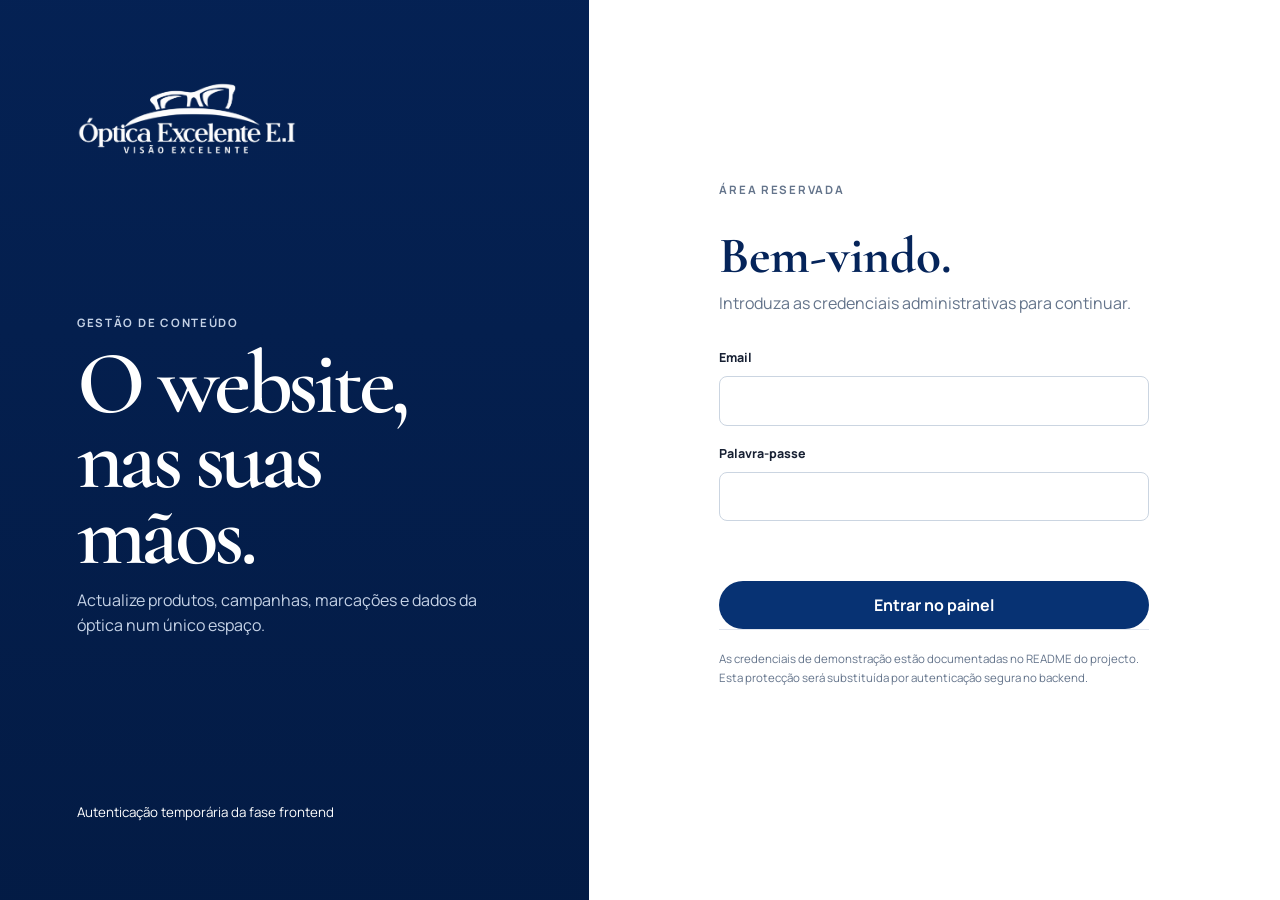
<file: frontend/pages/admin/categorias.html>
<!doctype html>
<html lang="pt-MZ">
  <head><meta charset="utf-8"><meta name="viewport" content="width=device-width, initial-scale=1"><meta name="robots" content="noindex,nofollow"><title>Categorias | Administração</title><link rel="stylesheet" href="../../css/variables.css"><link rel="stylesheet" href="../../css/global.css"><link rel="stylesheet" href="../../css/components.css"><link rel="stylesheet" href="../../css/admin.css"></head>
  <body class="admin-page"><div class="admin-shell"><aside data-admin-sidebar></aside><div class="admin-main"><header data-admin-topbar></header><main class="admin-content"><div class="admin-heading"><div><h2>Categorias</h2><p>Organize a forma como as armações aparecem no catálogo.</p></div><button class="btn btn-primary" type="button" data-add-category>Adicionar categoria</button></div><section class="admin-panel"><div class="table-wrap"><table class="admin-table"><thead><tr><th>Nome</th><th>Descrição</th><th>Produtos associados</th><th>Estado</th><th>Acções</th></tr></thead><tbody data-categories-table></tbody></table></div></section></main></div></div><script type="module" src="../../js/admin/categorias.js"></script></body>
</html>
</file>
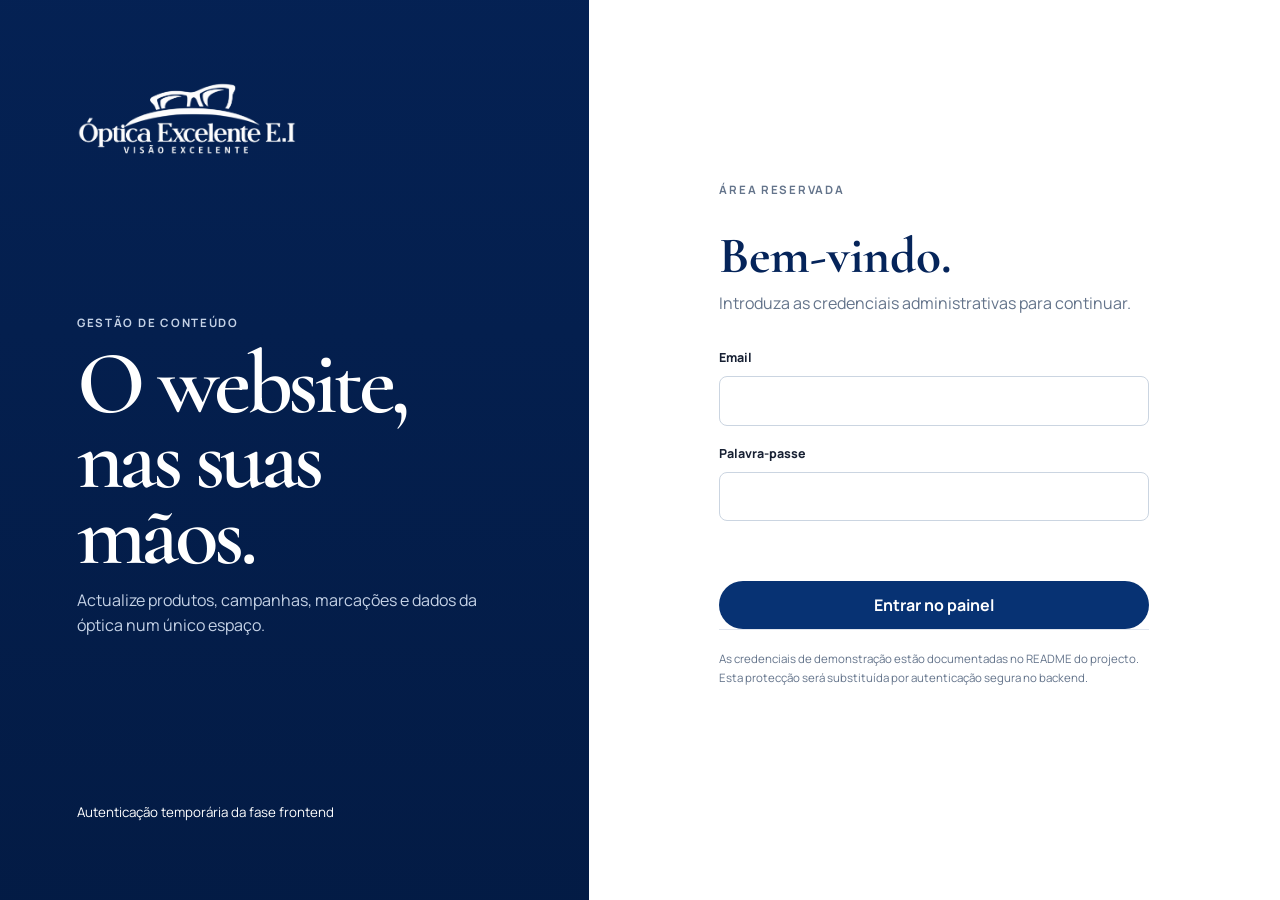
<file: frontend/pages/admin/configuracoes.html>
<!doctype html>
<html lang="pt-MZ">
  <head><meta charset="utf-8"><meta name="viewport" content="width=device-width, initial-scale=1"><meta name="robots" content="noindex,nofollow"><title>Configurações | Administração</title><link rel="stylesheet" href="../../css/variables.css"><link rel="stylesheet" href="../../css/global.css"><link rel="stylesheet" href="../../css/components.css"><link rel="stylesheet" href="../../css/admin.css"></head>
  <body class="admin-page"><div class="admin-shell"><aside data-admin-sidebar></aside><div class="admin-main"><header data-admin-topbar></header><main class="admin-content"><div class="admin-heading"><div><h2>Configurações da óptica</h2><p>Estes dados alimentam o header, footer, localização, marcações e links de contacto.</p></div></div><form data-settings-form><div class="config-grid"><section class="admin-panel"><div class="panel-header"><h3>Identidade e contactos</h3></div><div class="panel-body"><div class="form-grid"><div class="form-field form-span-2"><label for="nomeOptica">Nome</label><input id="nomeOptica" name="nomeOptica" required></div><div class="form-field form-span-2"><label for="slogan">Slogan</label><input id="slogan" name="slogan" required></div><div class="form-field"><label for="telefone">Telefone</label><input id="telefone" name="telefone" type="tel" required></div><div class="form-field"><label for="whatsapp">WhatsApp</label><input id="whatsapp" name="whatsapp" type="tel" required></div><div class="form-field form-span-2"><label for="facebook">Facebook</label><input id="facebook" name="facebook" type="url" placeholder="https://"></div><div class="form-field form-span-2"><label for="horarioTextual">Horário apresentado</label><input id="horarioTextual" name="horarioTextual" required></div></div></div></section><section class="admin-panel"><div class="panel-header"><h3>Localização e logótipo</h3></div><div class="panel-body"><div class="form-grid"><div class="form-field form-span-2"><label for="endereco">Endereço</label><input id="endereco" name="endereco" required></div><div class="form-field"><label for="latitude">Latitude</label><input id="latitude" name="latitude" type="number" step="any" required></div><div class="form-field"><label for="longitude">Longitude</label><input id="longitude" name="longitude" type="number" step="any" required></div><div class="image-upload form-span-2"><span class="field-label">Logótipo</span><div class="image-preview" data-logo-preview></div><input class="file-input" id="logo-file" type="file" accept="image/*" data-logo-file><div class="upload-actions"><label class="btn btn-secondary btn-small" for="logo-file">Substituir imagem</label><button class="btn btn-secondary btn-small" type="button" data-remove-logo>Remover</button></div></div></div></div></section></div><div class="admin-form-actions"><button class="btn btn-primary" type="submit">Guardar configurações</button></div></form></main></div></div><script type="module" src="../../js/admin/configuracoes.js"></script></body>
</html>
</file>
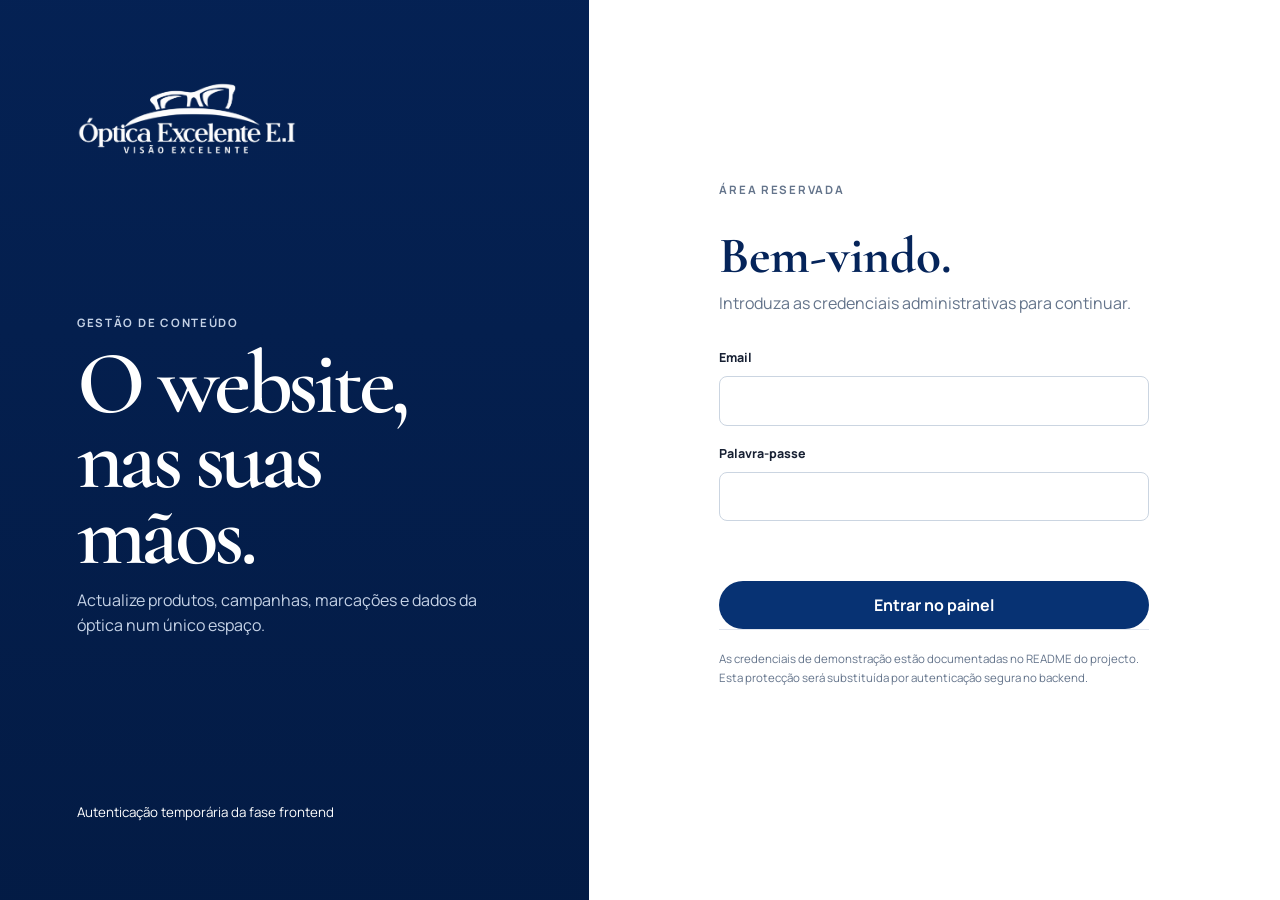
<file: frontend/pages/admin/dashboard.html>
<!doctype html>
<html lang="pt-MZ">
  <head><meta charset="utf-8"><meta name="viewport" content="width=device-width, initial-scale=1"><meta name="robots" content="noindex,nofollow"><title>Dashboard | Óptica Excelente E.I.</title><link rel="stylesheet" href="../../css/variables.css"><link rel="stylesheet" href="../../css/global.css"><link rel="stylesheet" href="../../css/components.css"><link rel="stylesheet" href="../../css/admin.css"></head>
  <body class="admin-page"><div class="admin-shell"><aside data-admin-sidebar></aside><div class="admin-main"><header data-admin-topbar></header><main class="admin-content"><div class="admin-heading"><div><h2>Visão geral</h2><p>Acompanhe o conteúdo e a actividade mais recente.</p></div></div><section class="stats-grid" data-dashboard-stats></section><section class="dashboard-grid"><div class="admin-panel"><div class="panel-header"><h3>Últimas marcações</h3><a class="text-link" href="marcacoes.html">Ver todas</a></div><div class="panel-body activity-list" data-recent-appointments></div></div><div class="admin-panel"><div class="panel-header"><h3>Produtos recentes</h3><a class="text-link" href="produtos.html">Gerir</a></div><div class="panel-body activity-list" data-recent-products></div></div><div class="admin-panel"><div class="panel-header"><h3>Promoções activas</h3><a class="text-link" href="promocoes.html">Gerir</a></div><div class="panel-body activity-list" data-active-promotions></div></div></section></main></div></div><script type="module" src="../../js/admin/dashboard.js"></script></body>
</html>
</file>
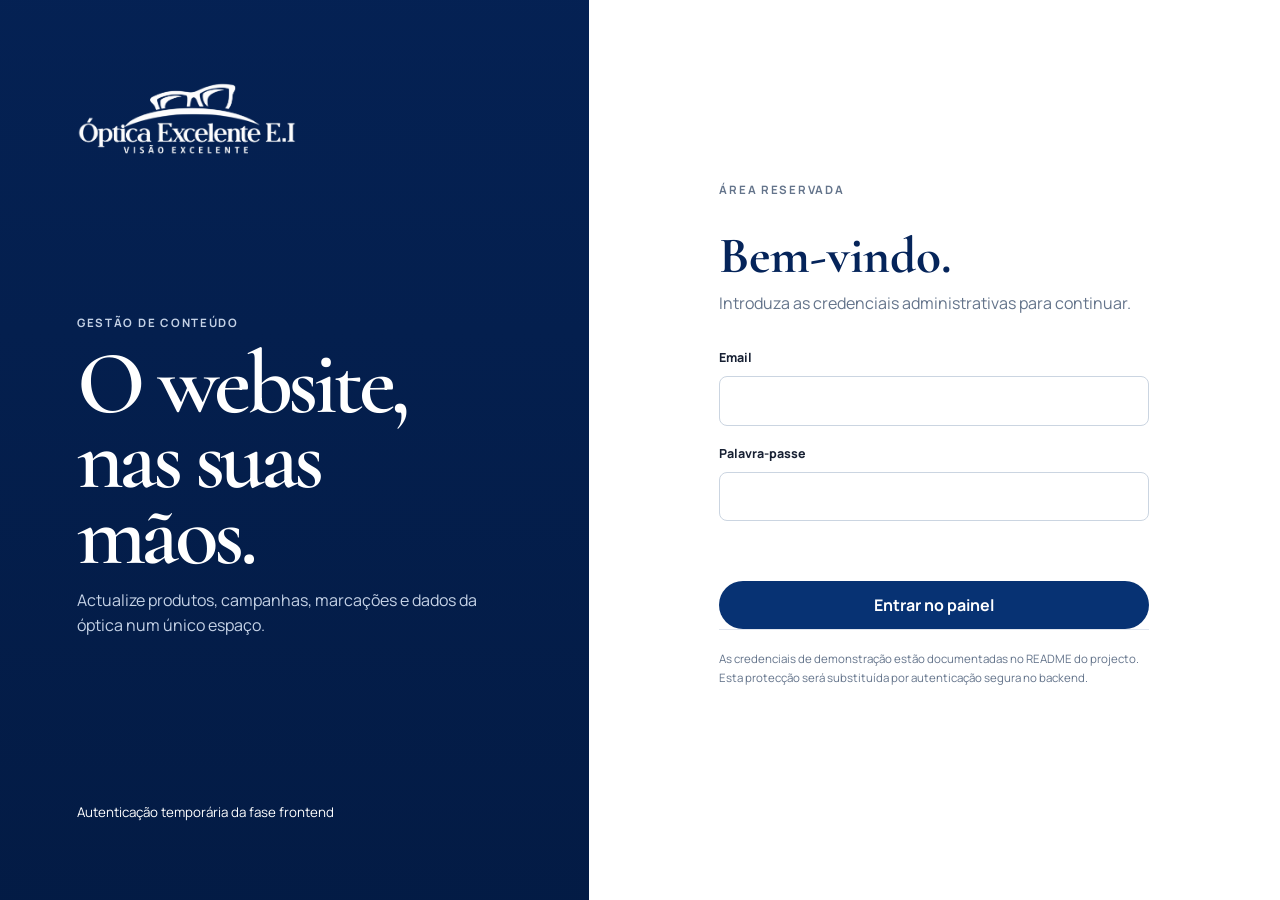
<file: frontend/pages/admin/horarios.html>
<!doctype html>
<html lang="pt-MZ">
  <head><meta charset="utf-8"><meta name="viewport" content="width=device-width, initial-scale=1"><meta name="robots" content="noindex,nofollow"><title>Horários | Administração</title><link rel="stylesheet" href="../../css/variables.css"><link rel="stylesheet" href="../../css/global.css"><link rel="stylesheet" href="../../css/components.css"><link rel="stylesheet" href="../../css/admin.css"></head>
  <body class="admin-page"><div class="admin-shell"><aside data-admin-sidebar></aside><div class="admin-main"><header data-admin-topbar></header><main class="admin-content"><div class="admin-heading"><div><h2>Horários de marcação</h2><p>Defina os períodos utilizados para gerar as opções na página pública.</p></div></div><form data-schedules-form><div class="schedule-grid" data-schedule-grid></div><div class="admin-form-actions"><button class="btn btn-primary" type="submit">Guardar horários</button></div></form></main></div></div><script type="module" src="../../js/admin/horarios.js"></script></body>
</html>
</file>
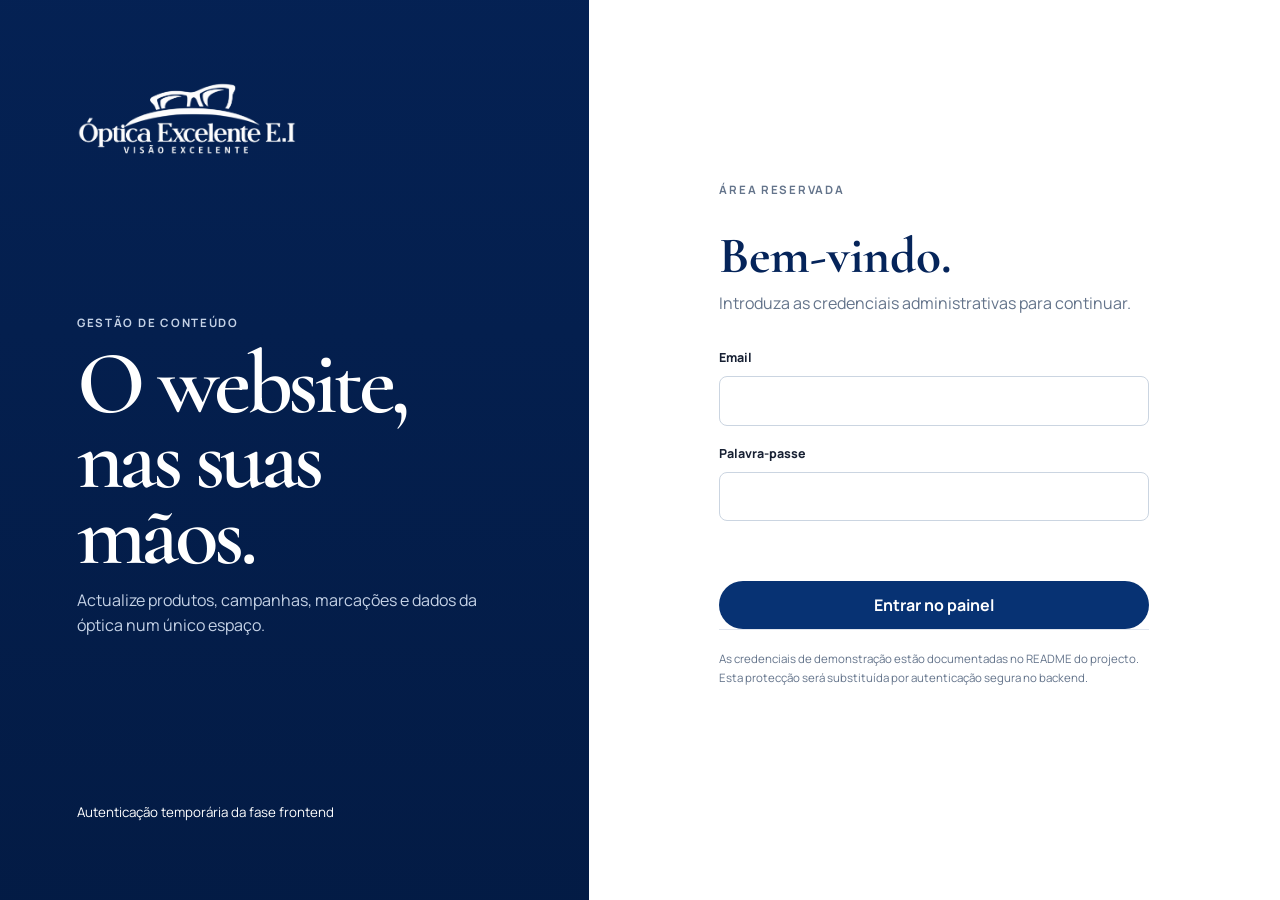
<file: frontend/pages/admin/login.html>
<!doctype html>
<html lang="pt-MZ">
  <head>
    <meta charset="utf-8"><meta name="viewport" content="width=device-width, initial-scale=1"><meta name="robots" content="noindex,nofollow">
    <title>Área administrativa | Óptica Excelente E.I.</title>
    <link rel="stylesheet" href="../../css/variables.css"><link rel="stylesheet" href="../../css/global.css"><link rel="stylesheet" href="../../css/components.css"><link rel="stylesheet" href="../../css/admin.css">
  </head>
  <body>
    <main class="login-page">
      <section class="login-brand" aria-label="Óptica Excelente"><img src="../../assets/images/logo/logo-transparente.png" alt="Óptica Excelente E.I."><div class="login-brand-copy"><p class="eyebrow">Gestão de conteúdo</p><h1>O website, nas suas mãos.</h1><p>Actualize produtos, campanhas, marcações e dados da óptica num único espaço.</p></div><small>Autenticação temporária da fase frontend</small></section>
      <section class="login-form-wrap"><div class="login-card"><p class="eyebrow">Área reservada</p><h2>Bem-vindo.</h2><p>Introduza as credenciais administrativas para continuar.</p><form class="login-form" data-login-form novalidate><div class="form-field"><label for="email">Email</label><input id="email" name="email" type="email" autocomplete="username" required></div><div class="form-field"><label for="password">Palavra-passe</label><input id="password" name="password" type="password" autocomplete="current-password" required></div><p class="field-error" data-login-error role="alert"></p><button class="btn btn-primary" type="submit">Entrar no painel</button></form><p class="login-note">As credenciais de demonstração estão documentadas no README do projecto. Esta protecção será substituída por autenticação segura no backend.</p></div></section>
    </main>
    <script type="module" src="../../js/admin/auth.js"></script>
  </body>
</html>
</file>
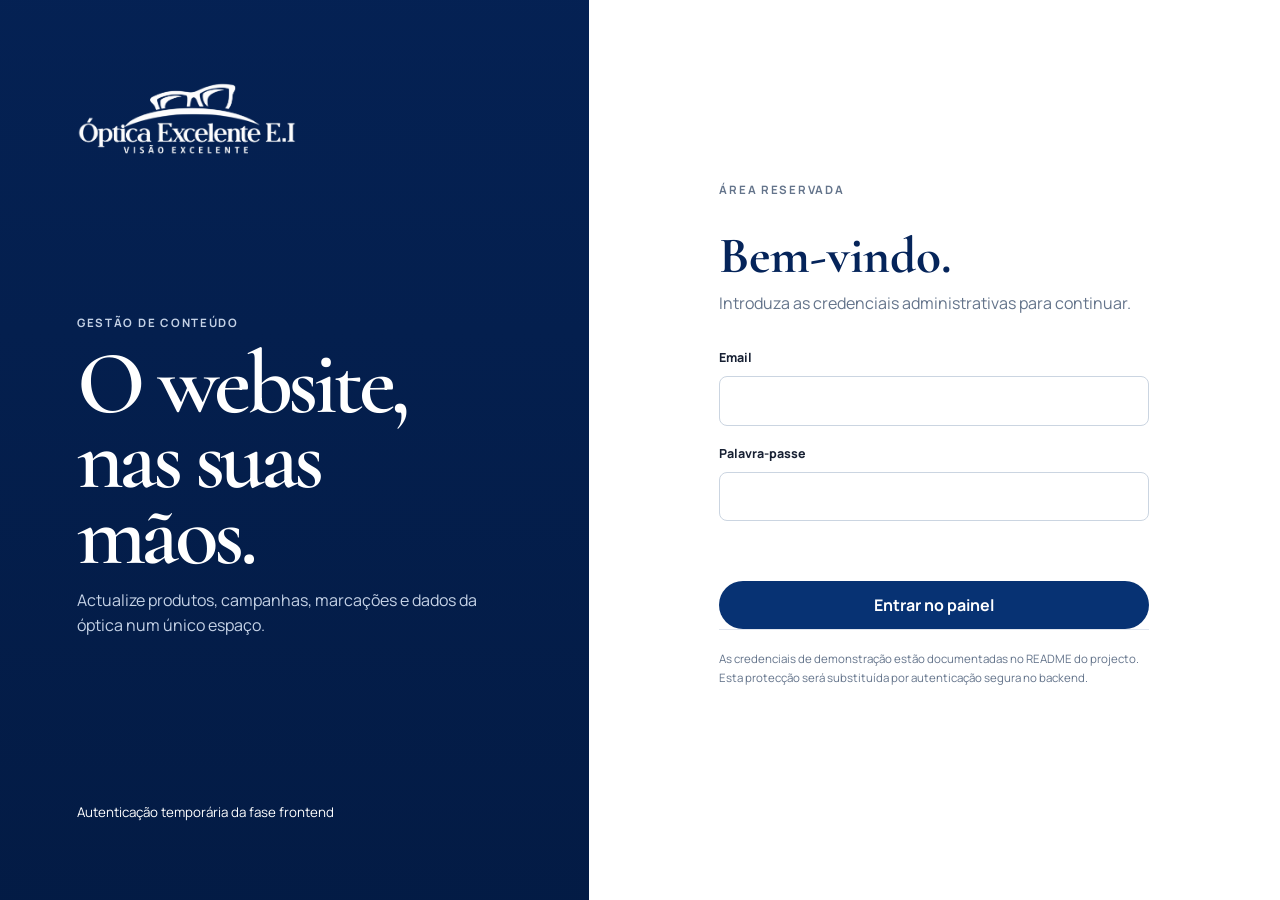
<file: frontend/pages/admin/marcacoes.html>
<!doctype html>
<html lang="pt-MZ">
  <head><meta charset="utf-8"><meta name="viewport" content="width=device-width, initial-scale=1"><meta name="robots" content="noindex,nofollow"><title>Marcações | Administração</title><link rel="stylesheet" href="../../css/variables.css"><link rel="stylesheet" href="../../css/global.css"><link rel="stylesheet" href="../../css/components.css"><link rel="stylesheet" href="../../css/admin.css"></head>
  <body class="admin-page"><div class="admin-shell"><aside data-admin-sidebar></aside><div class="admin-main"><header data-admin-topbar></header><main class="admin-content"><div class="admin-heading"><div><h2>Marcações</h2><p>Acompanhe os pedidos recebidos e actualize o estado de cada atendimento.</p></div></div><div class="admin-toolbar"><div class="toolbar-filters"><div class="form-field"><label for="appointment-status-filter">Filtrar por estado</label><select id="appointment-status-filter"><option value="">Todas</option><option>Pendente</option><option>Confirmada</option><option>Concluída</option><option>Cancelada</option></select></div></div></div><section class="admin-panel"><div class="table-wrap"><table class="admin-table"><thead><tr><th>Cliente</th><th>Contacto</th><th>Tipo</th><th>Data e hora</th><th>Estado</th><th>Acções</th></tr></thead><tbody data-appointments-table></tbody></table></div><div class="admin-empty" data-appointments-empty hidden>Nenhuma marcação encontrada.</div></section></main></div></div><script type="module" src="../../js/admin/marcacoes.js"></script></body>
</html>
</file>
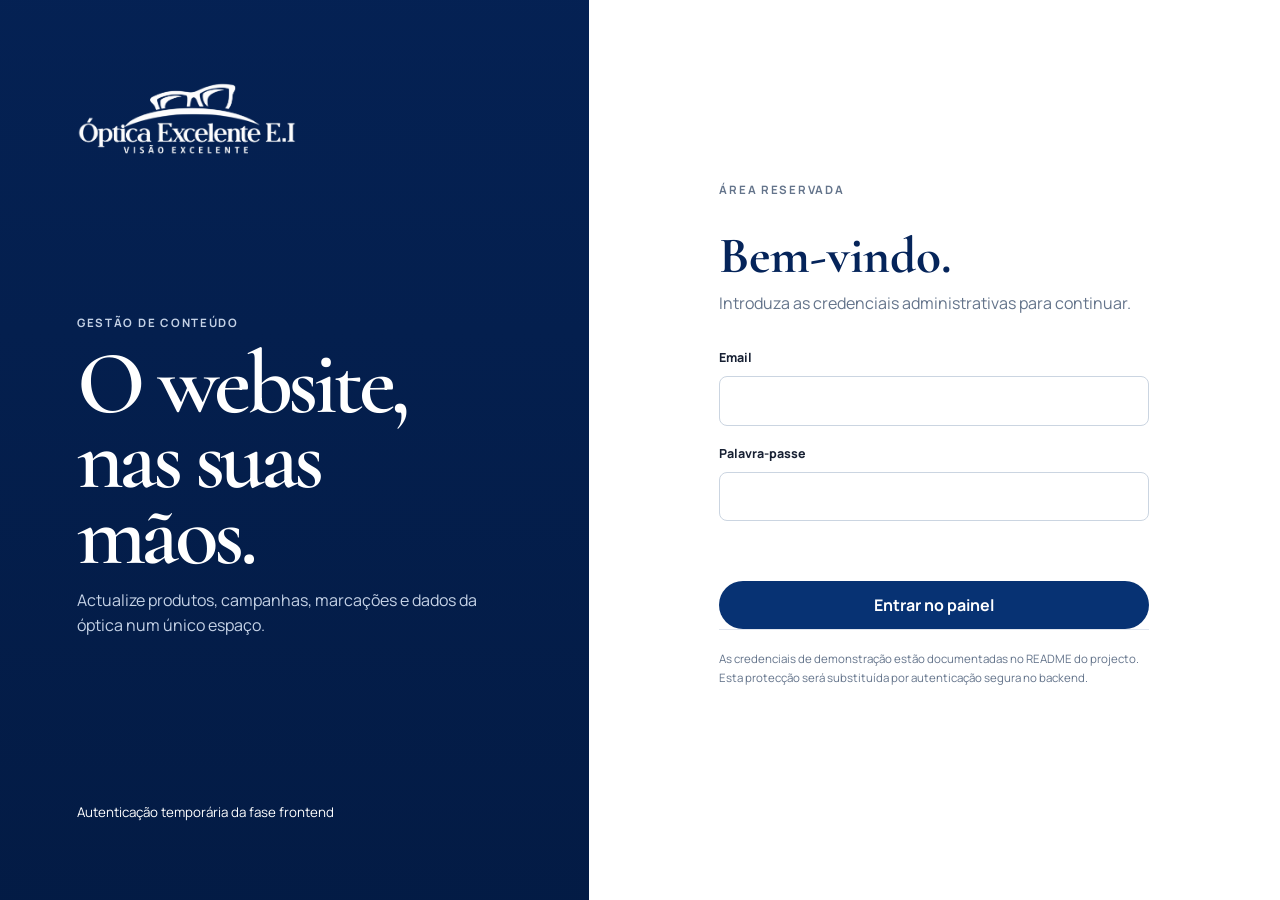
<file: frontend/pages/admin/produtos.html>
<!doctype html>
<html lang="pt-MZ">
  <head><meta charset="utf-8"><meta name="viewport" content="width=device-width, initial-scale=1"><meta name="robots" content="noindex,nofollow"><title>Produtos | Administração</title><link rel="stylesheet" href="../../css/variables.css"><link rel="stylesheet" href="../../css/global.css"><link rel="stylesheet" href="../../css/components.css"><link rel="stylesheet" href="../../css/admin.css"></head>
  <body class="admin-page">
    <div class="admin-shell">
      <aside data-admin-sidebar></aside>
      <div class="admin-main">
        <header data-admin-topbar></header>
        <main class="admin-content">
          <div class="admin-heading"><div>
            <h2>Produtos</h2>
            <p>Adicione armações e mantenha imagens, preços e disponibilidade actualizados.</p>
          </div>
          <button class="btn btn-primary" type="button" data-add-product>Adicionar produto</button>
        </div>
        <div class="admin-toolbar">
          <div class="toolbar-filters">
            <div class="form-field">
              <label for="admin-product-search">Pesquisar</label>
              <input id="admin-product-search" type="search" placeholder="Nome do produto">
            </div><div class="form-field"><label for="admin-product-category">Categoria</label>
              <select id="admin-product-category">
                <option value="">Todas</option>
              </select>
            </div>
          </div>
        </div>
        <section class="admin-panel">
          <div class="table-wrap">
            <table class="admin-table">
              <thead>
                <tr>
                  <th>Produto</th>
                  <th>Categoria</th>
                  <th>Preço</th>
                  <th>Disponibilidade</th>
                  <th>Destaque</th>
                  <th>Acções</th>
                </tr></thead>
                <tbody data-products-table>
                </tbody></table>
              </div>
              <div class="admin-empty" data-products-empty hidden>Nenhum produto encontrado.</div>
            </section>
            </main>
            </div>
            </div>
            <script type="module" src="../../js/admin/produtos.js">

            </script>
            </body>
</html>
</file>
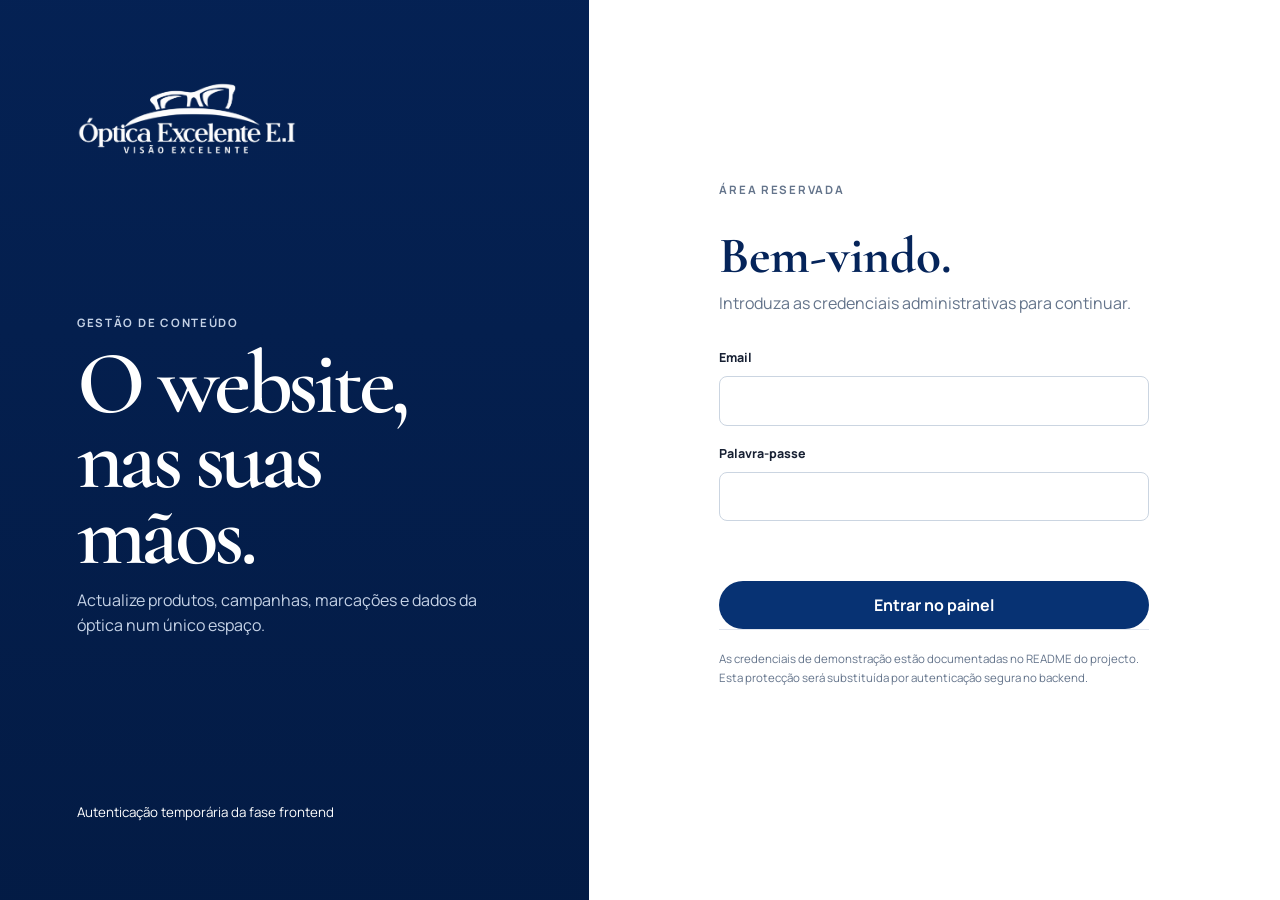
<file: frontend/pages/admin/promocoes.html>
<!doctype html>
<html lang="pt-MZ">
  <head><meta charset="utf-8"><meta name="viewport" content="width=device-width, initial-scale=1"><meta name="robots" content="noindex,nofollow"><title>Promoções | Administração</title><link rel="stylesheet" href="../../css/variables.css"><link rel="stylesheet" href="../../css/global.css"><link rel="stylesheet" href="../../css/components.css"><link rel="stylesheet" href="../../css/admin.css"></head>
  <body class="admin-page"><div class="admin-shell"><aside data-admin-sidebar></aside><div class="admin-main"><header data-admin-topbar></header><main class="admin-content"><div class="admin-heading"><div><h2>Promoções</h2><p>Crie campanhas válidas e defina o respectivo período.</p></div><button class="btn btn-primary" type="button" data-add-promotion>Criar promoção</button></div><div class="admin-toolbar"><div class="toolbar-filters"><div class="form-field"><label for="admin-promotion-status">Estado</label><select id="admin-promotion-status"><option value="">Todas</option><option value="active">Activas</option><option value="inactive">Inactivas ou expiradas</option></select></div></div></div><section class="admin-panel"><div class="table-wrap"><table class="admin-table"><thead><tr><th>Produto</th><th>Preço normal</th><th>Preço promocional</th><th>Período</th><th>Estado</th><th>Acções</th></tr></thead><tbody data-promotions-table></tbody></table></div><div class="admin-empty" data-promotions-empty hidden>Nenhuma promoção encontrada.</div></section></main></div></div><script type="module" src="../../js/admin/promocoes.js"></script></body>
</html>
</file>
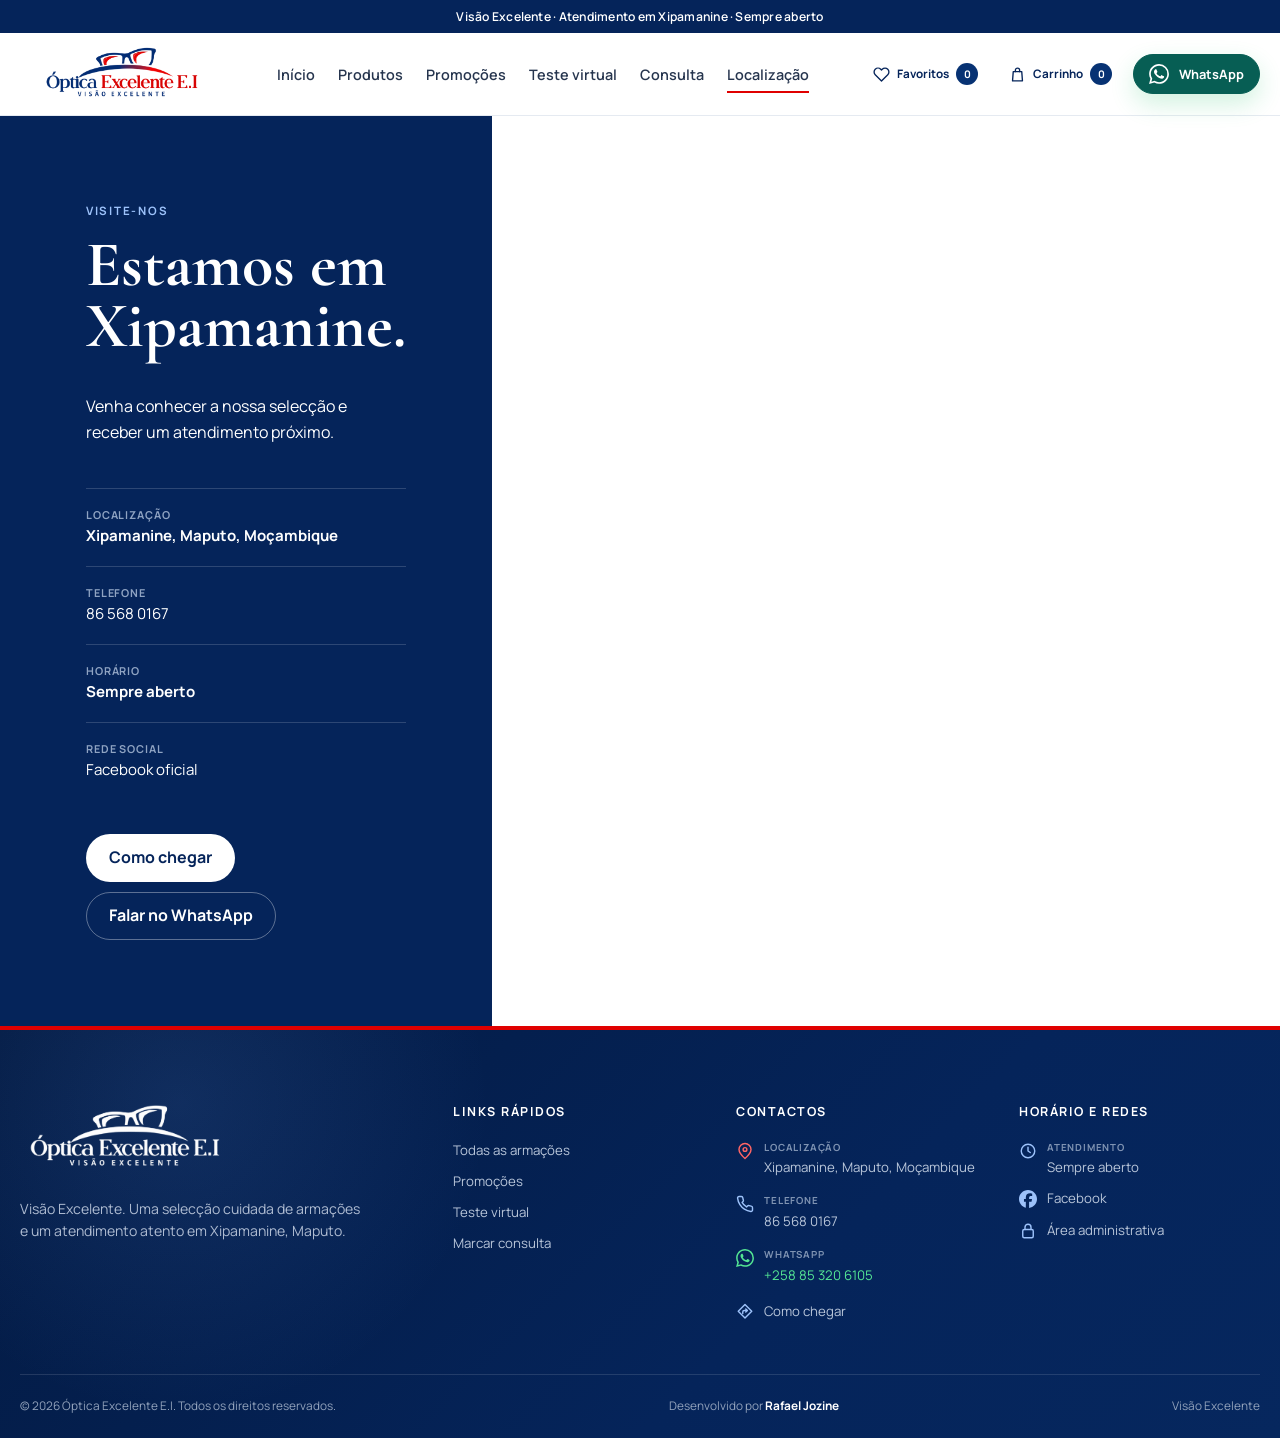
<file: frontend/pages/principal/localizacao.html>
<!doctype html>
<html lang="pt-MZ">
  <head>
    <meta charset="utf-8"><meta name="viewport" content="width=device-width, initial-scale=1">
    <meta name="description" content="Localização e contactos da Óptica Excelente E.I. em Xipamanine, Maputo.">
    <title>Localização | Óptica Excelente E.I.</title>
    <link rel="stylesheet" href="../../css/variables.css"><link rel="stylesheet" href="../../css/global.css"><link rel="stylesheet" href="../../css/components.css"><link rel="stylesheet" href="../../css/produtos.css"><link rel="stylesheet" href="../../css/responsive.css">
  </head>
  <body>
    <a class="skip-link" href="#conteudo">Saltar para o conteúdo</a><header data-site-header></header>
    <main id="conteudo"><section class="location-layout">
      <div class="location-card"><p class="eyebrow">Visite-nos</p><h1>Estamos em Xipamanine.</h1><p>Venha conhecer a nossa selecção e receber um atendimento próximo.</p><div class="contact-list"><div class="contact-item"><span>Localização</span><strong data-location-address></strong></div><div class="contact-item"><span>Telefone</span><a data-location-phone></a></div><div class="contact-item"><span>Horário</span><strong data-location-hours></strong></div><div class="contact-item" data-facebook-row><span>Rede social</span><a data-location-facebook target="_blank" rel="noreferrer">Facebook oficial</a></div></div><div class="location-actions"><a class="btn btn-light" data-directions-link target="_blank" rel="noreferrer">Como chegar</a><a class="btn btn-ghost-light" data-location-whatsapp target="_blank" rel="noreferrer">Falar no WhatsApp</a></div></div>
      <iframe class="location-map" data-location-map title="Mapa da Óptica Excelente em Xipamanine" loading="lazy" referrerpolicy="no-referrer-when-downgrade"></iframe>
    </section></main>
    <footer data-site-footer></footer><script type="module" src="../../js/localizacao.js"></script>
  </body>
</html>
</file>
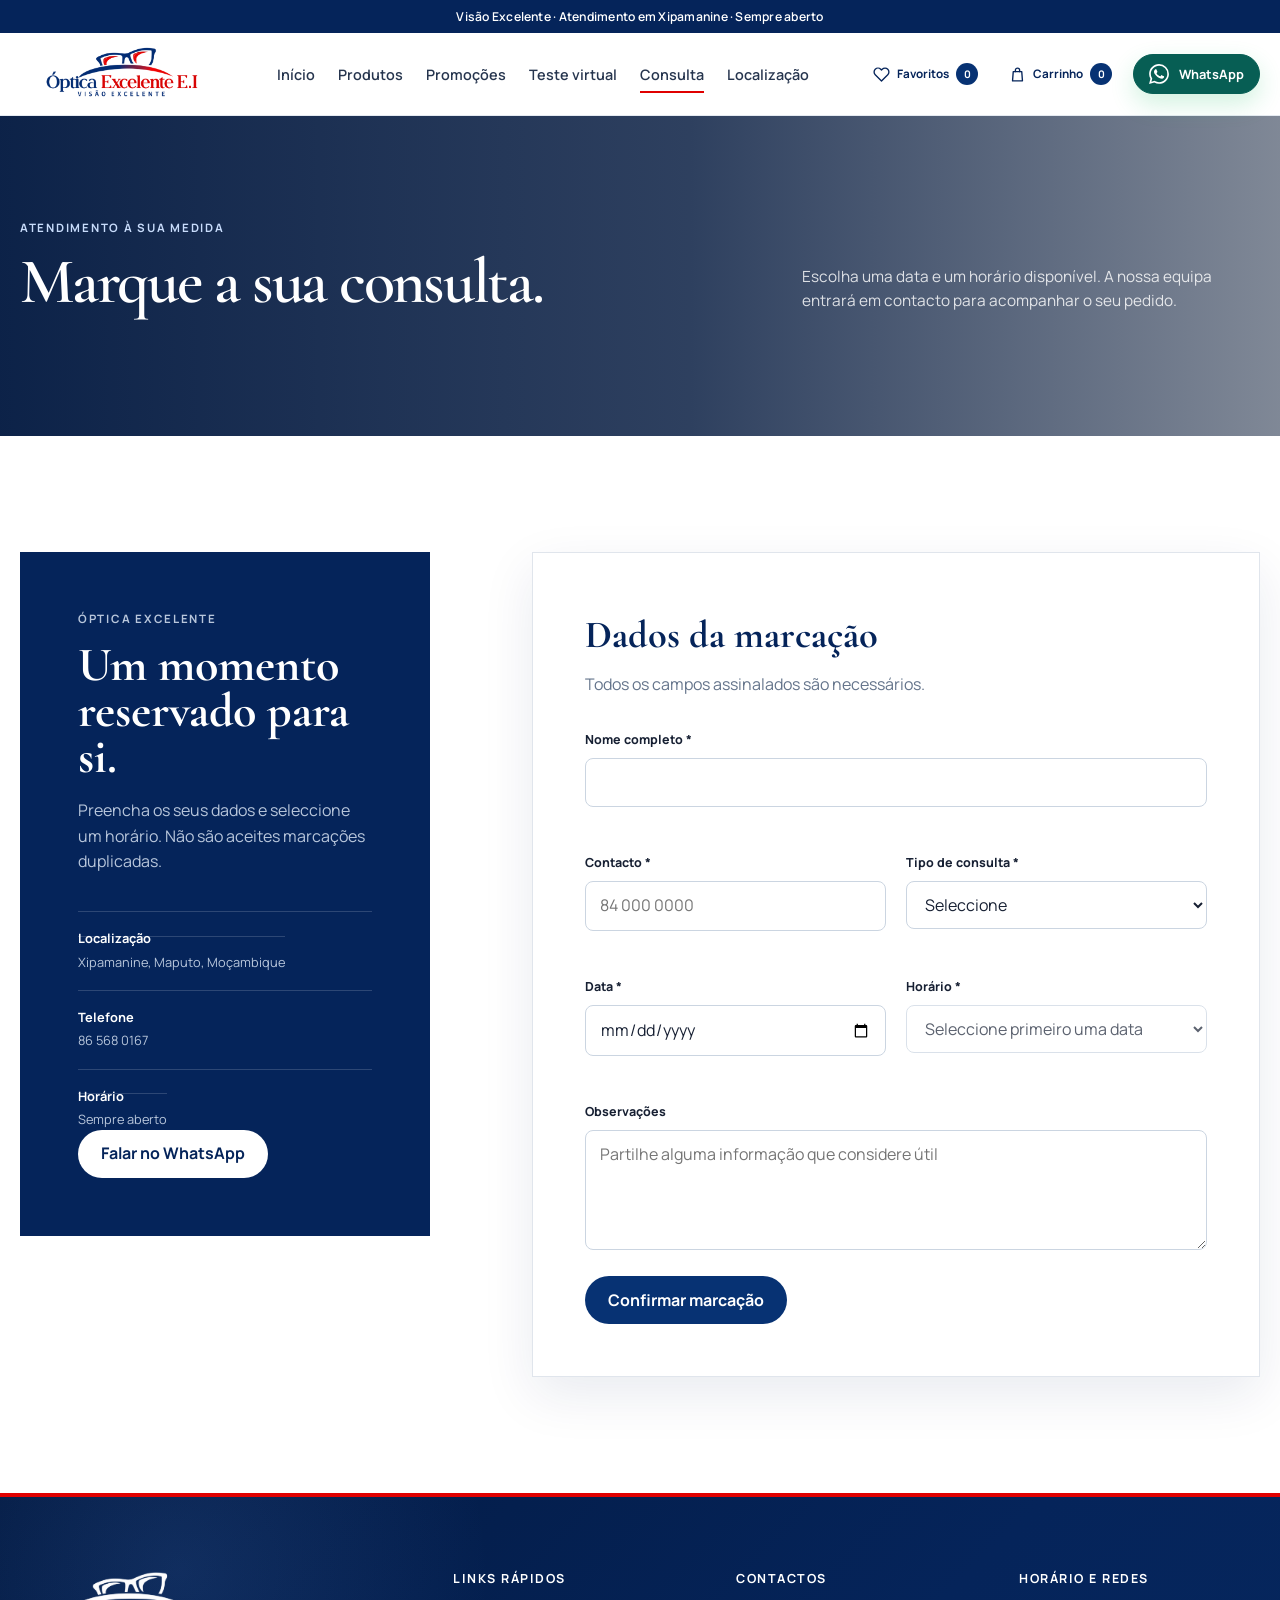
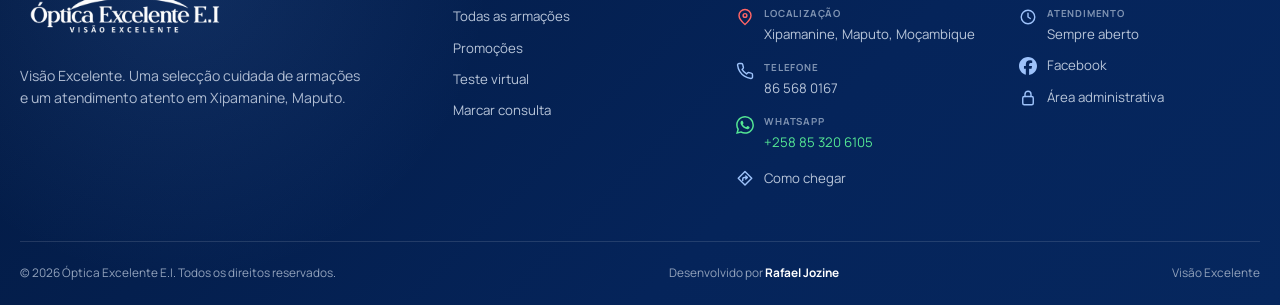
<file: frontend/pages/principal/marcar-consulta.html>
<!doctype html>
<html lang="pt-MZ">
  <head>
    <meta charset="utf-8"><meta name="viewport" content="width=device-width, initial-scale=1">
    <meta name="description" content="Marque a sua consulta na Óptica Excelente E.I.">
    <title>Marcar consulta | Óptica Excelente E.I.</title>
    <link rel="preconnect" href="https://images.unsplash.com">
    <link rel="stylesheet" href="../../css/variables.css"><link rel="stylesheet" href="../../css/global.css"><link rel="stylesheet" href="../../css/components.css"><link rel="stylesheet" href="../../css/produtos.css"><link rel="stylesheet" href="../../css/responsive.css">
  </head>
  <body>
    <a class="skip-link" href="#conteudo">Saltar para o conteúdo</a><header data-site-header></header>
    <main id="conteudo">
      <section class="page-hero appointment-hero"><div class="container"><div><p class="eyebrow">Atendimento à sua medida</p><h1 class="page-title">Marque a sua consulta.</h1></div><p class="page-kicker">Escolha uma data e um horário disponível. A nossa equipa entrará em contacto para acompanhar o seu pedido.</p></div></section>
      <section class="section"><div class="container appointment-layout">
        <aside class="appointment-aside"><p class="eyebrow">Óptica Excelente</p><h2>Um momento reservado para si.</h2><p>Preencha os seus dados e seleccione um horário. Não são aceites marcações duplicadas.</p><div class="aside-details"><span><strong>Localização</strong><span data-contact-address></span></span><span><strong>Telefone</strong><a data-contact-phone></a></span><span><strong>Horário</strong><span data-contact-hours></span></span></div><a class="btn btn-light" data-whatsapp-link target="_blank" rel="noreferrer">Falar no WhatsApp</a></aside>
        <div>
          <form class="appointment-form" data-appointment-form novalidate>
            <div class="form-intro"><h2>Dados da marcação</h2><p>Todos os campos assinalados são necessários.</p></div>
            <div class="form-grid">
              <div class="form-field form-span-2"><label for="nomeCompleto">Nome completo *</label><input id="nomeCompleto" name="nomeCompleto" autocomplete="name" required><p class="field-error" data-error-for="nomeCompleto"></p></div>
              <div class="form-field"><label for="contacto">Contacto *</label><input id="contacto" name="contacto" type="tel" autocomplete="tel" placeholder="84 000 0000" required><p class="field-error" data-error-for="contacto"></p></div>
              <div class="form-field"><label for="tipoConsulta">Tipo de consulta *</label><select id="tipoConsulta" name="tipoConsulta" required><option value="">Seleccione</option><option>Avaliação visual</option><option>Ajuste de armação</option><option>Aconselhamento de armação</option><option>Outro atendimento</option></select><p class="field-error" data-error-for="tipoConsulta"></p></div>
              <div class="form-field"><label for="data">Data *</label><input id="data" name="data" type="date" required><p class="field-error" data-error-for="data"></p></div>
              <div class="form-field"><label for="horario">Horário *</label><select id="horario" name="horario" required disabled><option value="">Seleccione primeiro uma data</option></select><p class="field-error" data-error-for="horario"></p></div>
              <div class="form-field form-span-2"><label for="observacoes">Observações</label><textarea id="observacoes" name="observacoes" placeholder="Partilhe alguma informação que considere útil"></textarea><p class="field-error" data-error-for="observacoes"></p></div>
            </div>
            <button class="btn btn-primary" type="submit">Confirmar marcação</button>
          </form>
          <div class="success-panel" data-appointment-success hidden><h2>Pedido recebido.</h2><p>A sua marcação foi guardada com sucesso e já está disponível no painel administrativo.</p><button class="btn btn-primary" type="button" data-new-appointment>Fazer nova marcação</button></div>
        </div>
      </div></section>
    </main>
    <footer data-site-footer></footer><script type="module" src="../../js/consultas.js"></script>
  </body>
</html>
</file>
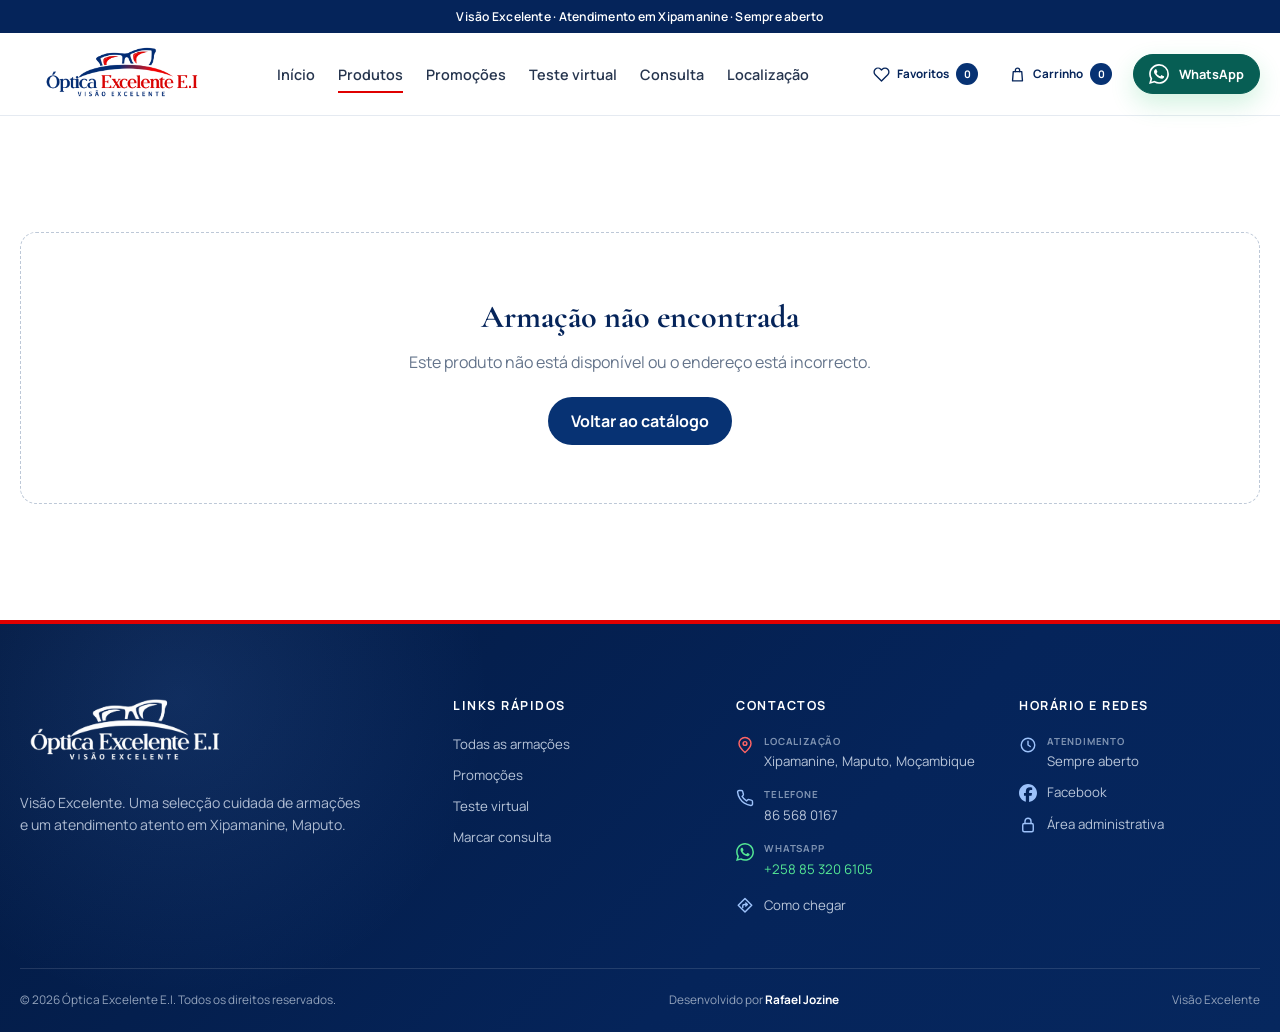
<file: frontend/pages/principal/produto-detalhe.html>
<!doctype html>
<html lang="pt-MZ">
  <head>
    <meta charset="utf-8"><meta name="viewport" content="width=device-width, initial-scale=1">
    <meta name="description" content="Detalhes da armação seleccionada na Óptica Excelente E.I.">
    <title>Detalhe da armação | Óptica Excelente E.I.</title>
    <link rel="stylesheet" href="../../css/variables.css"><link rel="stylesheet" href="../../css/global.css"><link rel="stylesheet" href="../../css/components.css"><link rel="stylesheet" href="../../css/produtos.css"><link rel="stylesheet" href="../../css/responsive.css">
  </head>
  <body>
    <a class="skip-link" href="#conteudo">Saltar para o conteúdo</a><header data-site-header></header>
    <main id="conteudo"><div class="container" data-product-detail><div class="empty-state"><h2>A carregar armação…</h2></div></div><section class="section related-section" data-related-section hidden><div class="container"><div class="section-heading"><div><p class="eyebrow">Também poderá gostar</p><h2 class="section-title">Armações relacionadas</h2></div></div><div class="product-grid" data-related-products></div></div></section></main>
    <footer data-site-footer></footer><script type="module" src="../../js/produto-detalhe.js"></script>
  </body>
</html>
</file>
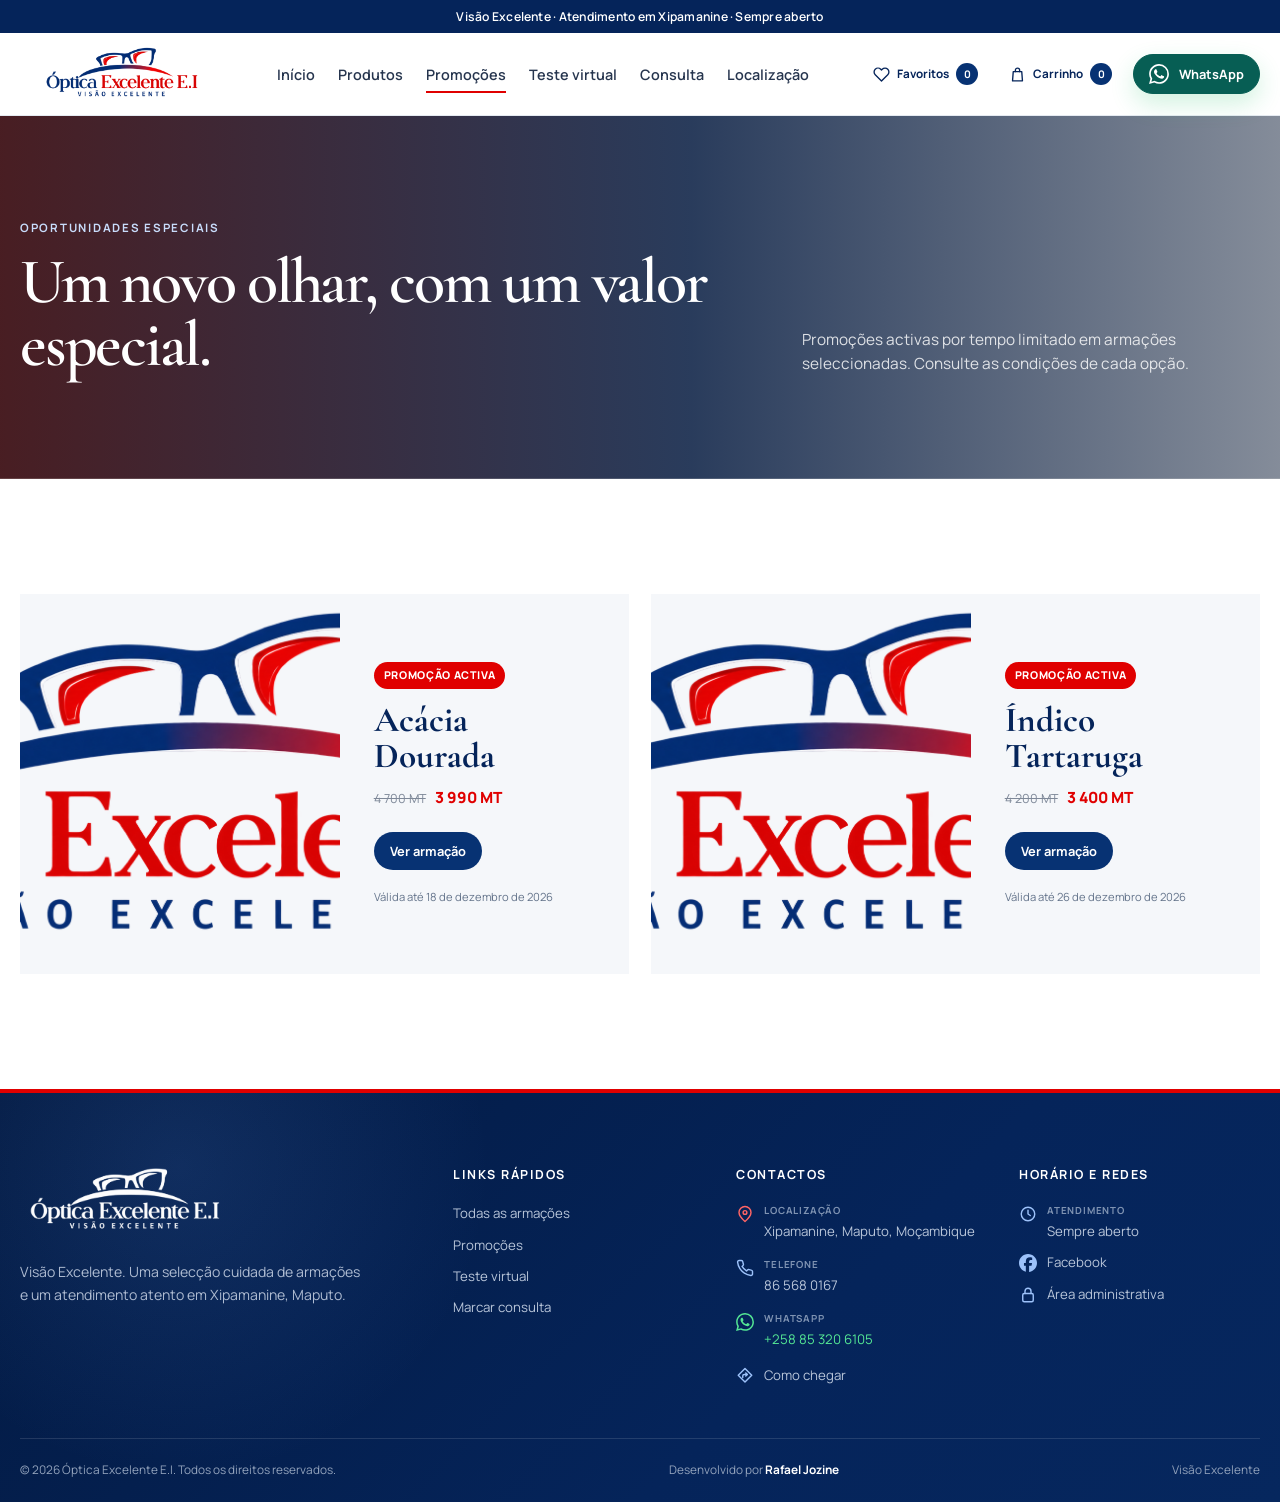
<file: frontend/pages/principal/promocoes.html>
<!doctype html>
<html lang="pt-MZ">
  <head>
    <meta charset="utf-8"><meta name="viewport" content="width=device-width, initial-scale=1">
    <meta name="description" content="Promoções activas em armações seleccionadas na Óptica Excelente E.I.">
    <title>Promoções | Óptica Excelente E.I.</title>
    <link rel="preconnect" href="https://images.unsplash.com">
    <link rel="stylesheet" href="../../css/variables.css"><link rel="stylesheet" href="../../css/global.css"><link rel="stylesheet" href="../../css/components.css"><link rel="stylesheet" href="../../css/produtos.css"><link rel="stylesheet" href="../../css/responsive.css">
  </head>
  <body>
    <a class="skip-link" href="#conteudo">Saltar para o conteúdo</a><header data-site-header></header>
    <main id="conteudo">
      <section class="page-hero promotion-hero"><div class="container"><div><p class="eyebrow">Oportunidades especiais</p><h1 class="page-title">Um novo olhar, com um valor especial.</h1></div><p class="page-kicker">Promoções activas por tempo limitado em armações seleccionadas. Consulte as condições de cada opção.</p></div></section>
      <section class="section"><div class="container"><div class="promotion-grid" data-promotions-grid></div></div></section>
    </main>
    <footer data-site-footer></footer><script type="module" src="../../js/promocoes.js"></script>
  </body>
</html>
</file>
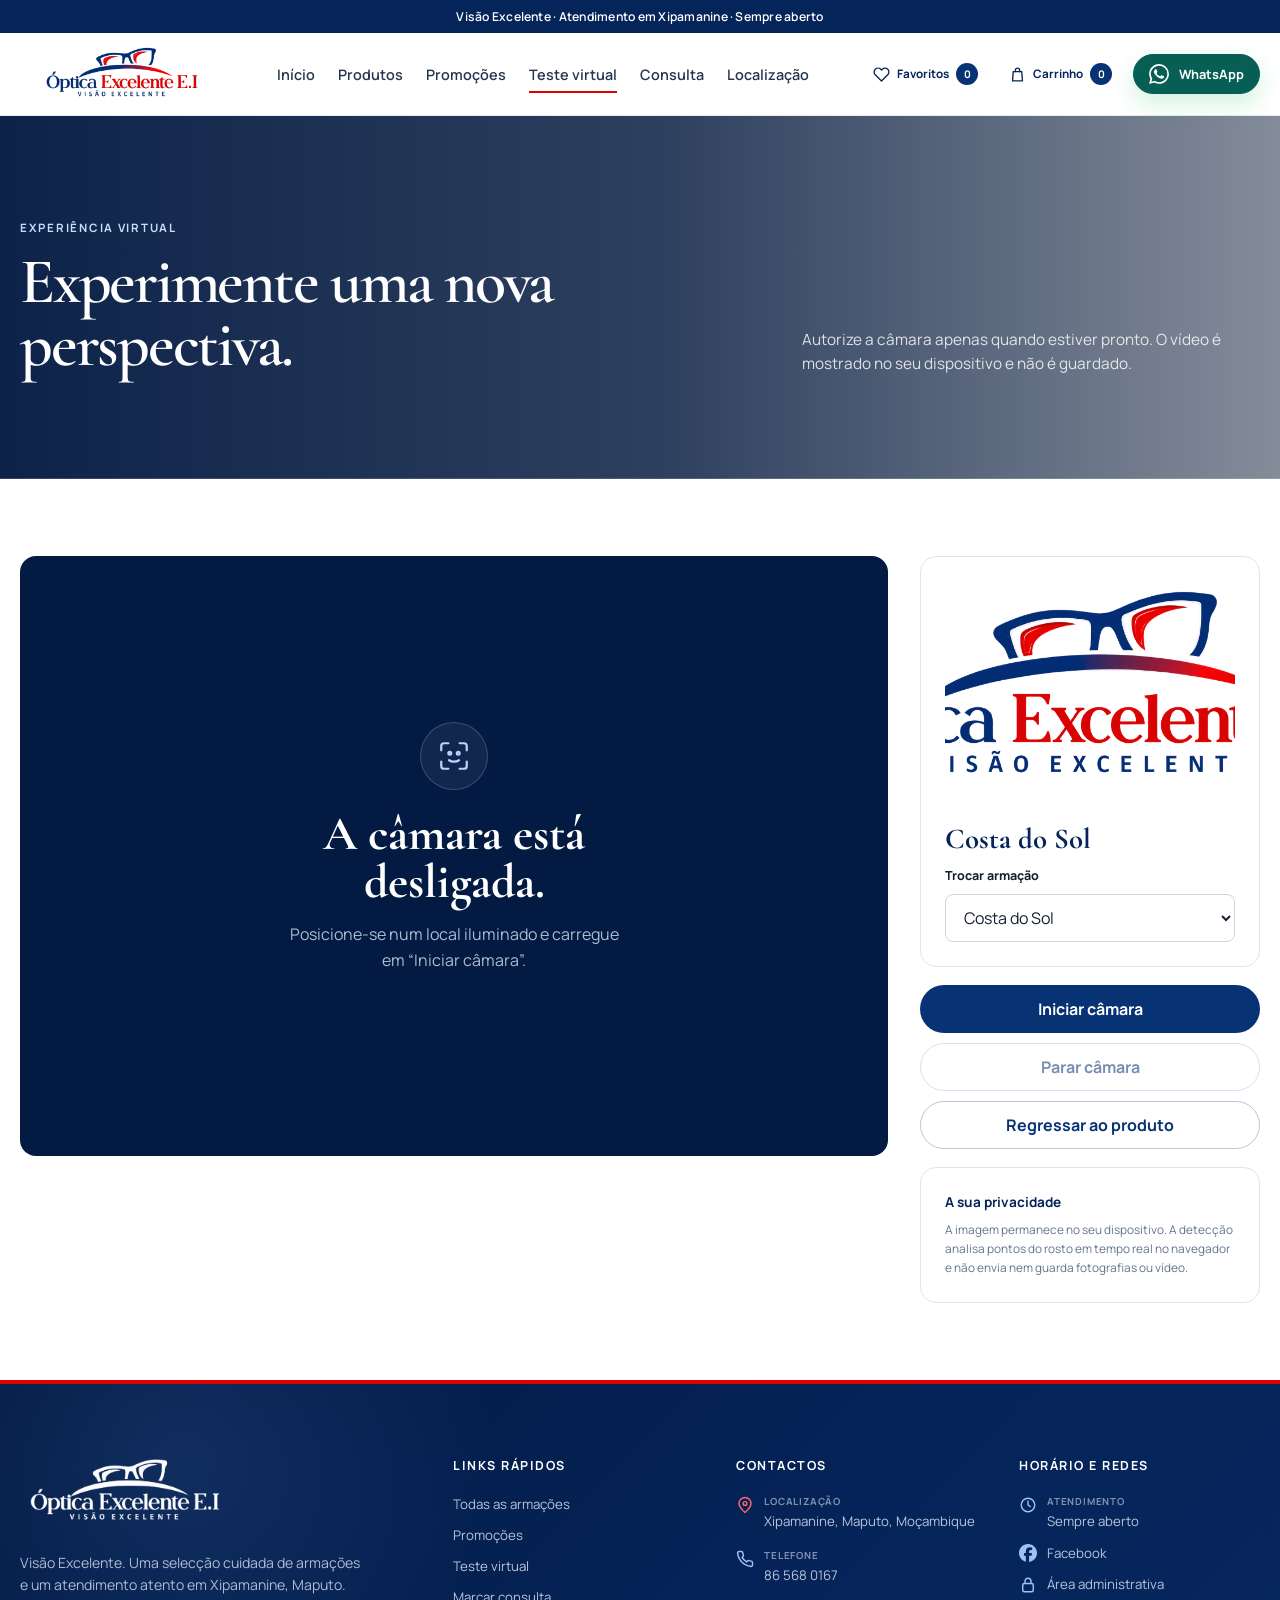
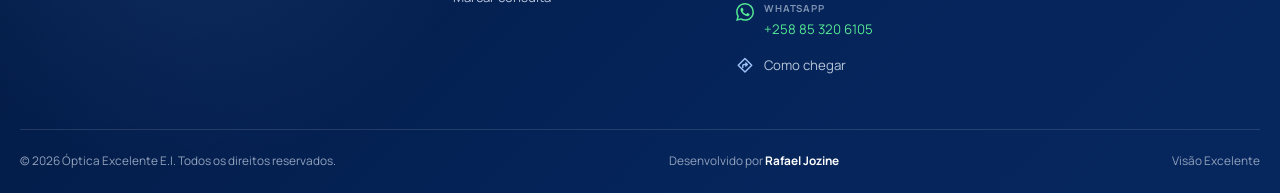
<file: frontend/pages/principal/teste-virtual.html>
<!doctype html>
<html lang="pt-MZ">
  <head>
    <meta charset="utf-8"><meta name="viewport" content="width=device-width, initial-scale=1">
    <meta name="description" content="Interface de teste virtual de armações da Óptica Excelente E.I.">
    <title>Teste virtual | Óptica Excelente E.I.</title>
    <link rel="preconnect" href="https://images.unsplash.com">
    <link rel="preconnect" href="https://cdn.jsdelivr.net" crossorigin>
    <link rel="preconnect" href="https://storage.googleapis.com" crossorigin>
    <link rel="stylesheet" href="../../css/variables.css"><link rel="stylesheet" href="../../css/global.css"><link rel="stylesheet" href="../../css/components.css"><link rel="stylesheet" href="../../css/produtos.css"><link rel="stylesheet" href="../../css/responsive.css">
  </head>
  <body class="virtual-page">
    <a class="skip-link" href="#conteudo">Saltar para o conteúdo</a><header data-site-header></header>
    <main id="conteudo">
      <section class="page-hero virtual-hero"><div class="container"><div><p class="eyebrow">Experiência virtual</p><h1 class="page-title">Experimente uma nova perspectiva.</h1></div><p class="page-kicker">Autorize a câmara apenas quando estiver pronto. O vídeo é mostrado no seu dispositivo e não é guardado.</p></div></section>
      <section class="section-sm"><div class="container virtual-workspace">
        <div class="camera-stage" data-camera-stage>
          <div class="camera-empty" data-camera-empty><span class="camera-empty-icon" aria-hidden="true"><svg viewBox="0 0 24 24"><path d="M8 3H5a2 2 0 0 0-2 2v3M16 3h3a2 2 0 0 1 2 2v3M8 21H5a2 2 0 0 1-2-2v-3M16 21h3a2 2 0 0 0 2-2v-3"/><circle cx="9" cy="10" r="1"/><circle cx="15" cy="10" r="1"/><path d="M8.5 15c1.9 1.35 5.1 1.35 7 0"/></svg></span><h2>A câmara está desligada.</h2><p>Posicione-se num local iluminado e carregue em “Iniciar câmara”.</p></div>
          <video data-camera-video autoplay muted playsinline hidden></video>
          <div class="frame-overlay" data-frame-overlay-wrap aria-hidden="true">
            <span class="frame-arm frame-arm-left"></span><span class="frame-arm frame-arm-right"></span>
            <img data-frame-overlay alt="">
          </div>
          <div class="face-status" data-face-status role="status" aria-live="polite" hidden><span class="face-status-dot" aria-hidden="true"></span><span data-face-status-text>A preparar detecção facial…</span></div>
        </div>
        <aside class="virtual-controls"><div class="virtual-product-card"><img data-virtual-product-image alt="Armação seleccionada"><h2 data-virtual-product-name>Seleccione uma armação</h2><div class="form-field"><label for="virtual-product">Trocar armação</label><select id="virtual-product" data-virtual-product-select></select></div></div><div class="control-buttons"><button class="btn btn-primary" type="button" data-start-camera>Iniciar câmara</button><button class="btn btn-secondary" type="button" data-stop-camera disabled>Parar câmara</button><a class="btn btn-secondary" data-back-product>Regressar ao produto</a></div><div class="privacy-card"><h3>A sua privacidade</h3><p>A imagem permanece no seu dispositivo. A detecção analisa pontos do rosto em tempo real no navegador e não envia nem guarda fotografias ou vídeo.</p></div></aside>
      </div></section>
    </main>
    <footer data-site-footer></footer><script type="module" src="../../js/virtual.js"></script>
  </body>
</html>
</file>
<file: frontend/css/variables.css>
:root {
  --azul-principal: #073273;
  --azul-escuro: #05245a;
  --azul-noite: #031a42;
  --azul-nevoa: #eaf1fb;
  --vermelho-principal: #e00000;
  --vermelho-escuro: #b80000;
  --branco: #ffffff;
  --cinza-claro: #f5f7fa;
  --cinza-medio: #64748b;
  --grafite: #172033;
  --areia: #f2ede4;
  --marfim: #f8f8f6;
  --linha: #dfe4eb;
  --verde: #157347;
  --verde-whatsapp: #075e54;
  --verde-whatsapp-escuro: #054940;
  --aviso: #9a6700;
  --erro: #b42318;

  --fonte-corpo: "Manrope", "Segoe UI", sans-serif;
  --fonte-editorial: "Cormorant Garamond", Georgia, serif;
  --largura-conteudo: 1240px;
  --raio-sm: 8px;
  --raio-md: 16px;
  --raio-lg: 28px;
  --sombra-suave: 0 18px 50px rgb(5 36 90 / 0.09);
  --sombra-elevada: 0 24px 70px rgb(3 26 66 / 0.16);
  --transicao: 180ms ease;
}
</file>
<file: frontend/css/global.css>
@import url("https://fonts.googleapis.com/css2?family=Cormorant+Garamond:wght@500;600;700&family=Manrope:wght@400;500;600;700&display=swap");

*,
*::before,
*::after {
  box-sizing: border-box;
}

html {
  scroll-behavior: smooth;
}

body {
  margin: 0;
  color: var(--grafite);
  background: var(--branco);
  font-family: var(--fonte-corpo);
  font-size: 16px;
  line-height: 1.6;
  -webkit-font-smoothing: antialiased;
}

body.menu-aberto {
  overflow: hidden;
}

body.drawer-open {
  overflow: hidden;
}

img {
  display: block;
  max-width: 100%;
}

.sr-only {
  position: absolute;
  width: 1px;
  height: 1px;
  padding: 0;
  overflow: hidden;
  clip: rect(0, 0, 0, 0);
  white-space: nowrap;
  border: 0;
  margin: -1px;
}

a {
  color: inherit;
  text-decoration: none;
}

button,
input,
select,
textarea {
  font: inherit;
}

button,
a {
  -webkit-tap-highlight-color: transparent;
}

:focus-visible {
  outline: 3px solid #1f6ed4;
  outline-offset: 3px;
}

.container {
  width: min(calc(100% - 40px), var(--largura-conteudo));
  margin-inline: auto;
}

.skip-link {
  position: fixed;
  z-index: 9999;
  top: 12px;
  left: 12px;
  padding: 10px 16px;
  color: var(--branco);
  background: var(--azul-escuro);
  transform: translateY(-180%);
}

.skip-link:focus {
  transform: translateY(0);
}

.eyebrow {
  margin: 0 0 14px;
  color: var(--azul-principal);
  font-size: 0.72rem;
  font-weight: 700;
  letter-spacing: 0.15em;
  text-transform: uppercase;
}

.btn {
  display: inline-flex;
  min-height: 48px;
  align-items: center;
  justify-content: center;
  gap: 10px;
  padding: 12px 22px;
  border: 1px solid transparent;
  border-radius: 999px;
  cursor: pointer;
  font-weight: 700;
  line-height: 1.2;
  box-shadow: 0 0 0 rgb(3 26 66 / 0);
  transition: transform var(--transicao), background var(--transicao), color var(--transicao), border-color var(--transicao), box-shadow var(--transicao);
}

.btn:hover {
  transform: translateY(-2px);
}

.btn:active {
  transform: translateY(0);
}

.ui-icon,
.social-icon,
.service-icon svg,
.location-detail-icon svg {
  display: block;
  width: 1.25rem;
  height: 1.25rem;
  flex: 0 0 auto;
  fill: none;
  stroke: currentcolor;
  stroke-width: 1.9;
  stroke-linecap: round;
  stroke-linejoin: round;
}

.btn .ui-icon {
  transition: transform var(--transicao);
}

.btn:hover .ui-icon:last-child {
  transform: translateX(3px);
}

.btn:hover .ui-icon:first-child:not(:last-child) {
  transform: scale(1.06);
}

.social-icon,
.whatsapp-icon {
  fill: currentcolor;
  stroke: none;
}

.btn:disabled,
.btn[aria-disabled="true"] {
  cursor: not-allowed;
  opacity: 0.55;
  transform: none;
}

.btn-primary {
  color: var(--branco);
  background: var(--azul-principal);
}

.btn-primary:hover {
  background: var(--azul-escuro);
  box-shadow: 0 12px 28px rgb(7 50 115 / 0.2);
}

.btn-secondary {
  color: var(--azul-principal);
  border-color: rgb(7 50 115 / 0.28);
  background: transparent;
}

.btn-secondary:hover {
  border-color: var(--azul-principal);
  background: var(--branco);
}

.btn-whatsapp {
  color: var(--branco);
  border-color: var(--verde-whatsapp);
  background: var(--verde-whatsapp);
  box-shadow: 0 10px 24px rgb(31 189 99 / 0.2);
}

.btn-whatsapp:hover {
  color: var(--branco);
  border-color: var(--verde-whatsapp-escuro);
  background: var(--verde-whatsapp-escuro);
  box-shadow: 0 14px 30px rgb(21 147 75 / 0.28);
}

.site-header {
  position: sticky;
  z-index: 1000;
  top: 0;
  border-bottom: 1px solid rgb(7 50 115 / 0.1);
  background: rgb(255 255 255 / 0.94);
  backdrop-filter: blur(16px);
}

.announcement {
  padding: 7px 20px;
  color: var(--branco);
  background: var(--azul-escuro);
  font-size: 0.76rem;
  font-weight: 600;
  letter-spacing: 0.02em;
  text-align: center;
}

.navbar {
  display: grid;
  min-height: 82px;
  grid-template-columns: auto minmax(0, 1fr) auto;
  align-items: center;
  gap: clamp(20px, 3vw, 46px);
}

.brand-logo {
  width: clamp(150px, 16vw, 206px);
  height: 58px;
  object-fit: contain;
}

.nav-links {
  display: flex;
  align-items: center;
  justify-content: center;
  gap: clamp(15px, 1.8vw, 28px);
}

.nav-links a {
  position: relative;
  color: #26354e;
  font-size: 0.9rem;
  font-weight: 600;
}

.nav-links a::after {
  position: absolute;
  right: 0;
  bottom: -7px;
  left: 0;
  height: 2px;
  background: var(--vermelho-principal);
  content: "";
  transform: scaleX(0);
  transform-origin: left;
  transition: transform var(--transicao);
}

.nav-links a:hover::after,
.nav-links a[aria-current="page"]::after {
  transform: scaleX(1);
}

.nav-contact {
  display: flex;
  align-items: center;
  gap: 12px;
  color: var(--azul-principal);
  font-size: 0.82rem;
  font-weight: 700;
}

.nav-utilities {
  display: flex;
  align-items: center;
  gap: 7px;
}

.nav-utility {
  display: inline-flex;
  min-height: 39px;
  align-items: center;
  gap: 7px;
  padding: 8px 11px;
  border: 1px solid transparent;
  border-radius: 999px;
  color: var(--azul-escuro);
  background: transparent;
  cursor: pointer;
  font-size: 0.73rem;
  font-weight: 700;
  transition: background var(--transicao), border-color var(--transicao);
}

.nav-utility > .ui-icon {
  width: 17px;
  height: 17px;
}

.nav-utility:hover {
  border-color: #d9e0e9;
  background: var(--cinza-claro);
}

.nav-count {
  display: inline-grid;
  min-width: 22px;
  height: 22px;
  padding-inline: 6px;
  border-radius: 999px;
  color: var(--branco);
  background: var(--azul-principal);
  font-size: 0.65rem;
  line-height: 1;
  place-items: center;
}

.nav-whatsapp {
  margin-left: 2px;
}

.nav-contact::before {
  width: 9px;
  height: 9px;
  border-radius: 50%;
  background: var(--verde);
  content: "";
}

.menu-toggle {
  position: relative;
  display: none;
  width: 44px;
  height: 44px;
  border: 1px solid rgb(7 50 115 / 0.15);
  border-radius: 50%;
  background: var(--branco);
  cursor: pointer;
}

@media (max-width: 960px) {
  .navbar {
    min-height: 72px;
    grid-template-columns: 1fr auto;
  }

  .nav-links,
  .nav-utilities {
    display: none;
  }

  .menu-toggle {
    display: inline-grid;
    place-items: center;
  }

  .menu-toggle::before {
    position: absolute;
    top: 50%;
    left: 50%;
    width: 18px;
    height: 12px;
    border-top: 2px solid var(--azul-principal);
    border-bottom: 2px solid var(--azul-principal);
    content: "";
    transform: translate(-50%, -50%);
    transition: transform var(--transicao), height var(--transicao), border-color var(--transicao);
  }

  .menu-toggle::after {
    position: absolute;
    top: 50%;
    left: 50%;
    width: 18px;
    height: 2px;
    background: var(--azul-principal);
    content: "";
    transform: translate(-50%, -50%);
    transition: transform var(--transicao);
  }

  .menu-toggle[aria-expanded="true"]::before {
    height: 2px;
    border-bottom: 0;
    transform: translate(-50%, -50%) rotate(45deg);
  }

  .menu-toggle[aria-expanded="true"]::after {
    transform: translate(-50%, -50%) rotate(-45deg);
  }
}

@media (max-width: 540px) {
  .container {
    width: min(calc(100% - 28px), var(--largura-conteudo));
  }

  .announcement {
    font-size: 0.68rem;
  }

  .brand-logo {
    width: 156px;
  }
}
</file>
<file: frontend/css/components.css>
.section {
  padding-block: clamp(76px, 9vw, 126px);
}

.section-sm {
  padding-block: clamp(52px, 6vw, 82px);
}

.section-muted {
  background: var(--cinza-claro);
}

.section-dark {
  color: var(--branco);
  background: var(--azul-escuro);
}

.section-heading {
  display: flex;
  align-items: end;
  justify-content: space-between;
  gap: 32px;
  margin-bottom: clamp(32px, 5vw, 58px);
}

.section-heading > div {
  max-width: 720px;
}

.section-title,
.page-title {
  margin: 0;
  color: var(--azul-escuro);
  font-family: var(--fonte-editorial);
  font-size: clamp(2.7rem, 5vw, 4.9rem);
  font-weight: 600;
  letter-spacing: -0.035em;
  line-height: 0.98;
}

.section-dark .section-title {
  color: var(--branco);
}

.section-description {
  max-width: 600px;
  margin: 18px 0 0;
  color: var(--cinza-medio);
}

.section-dark .section-description {
  color: #bdcbe2;
}

.text-link {
  display: inline-flex;
  flex: 0 0 auto;
  align-items: center;
  gap: 8px;
  padding-bottom: 4px;
  border-bottom: 1px solid currentcolor;
  color: var(--azul-principal);
  font-size: 0.88rem;
  font-weight: 700;
}

.text-link::after {
  content: "→";
  transition: transform var(--transicao);
}

.text-link:hover::after {
  transform: translateX(4px);
}

.btn-danger {
  color: var(--branco);
  background: var(--vermelho-principal);
}

.btn-danger:hover {
  background: var(--vermelho-escuro);
}

.btn-light {
  color: var(--azul-escuro);
  background: var(--branco);
}

.btn-ghost-light {
  color: var(--branco);
  border-color: rgb(255 255 255 / 0.35);
}

.btn-small {
  min-height: 38px;
  padding: 9px 15px;
  font-size: 0.8rem;
}

.icon-button {
  display: inline-grid;
  width: 40px;
  height: 40px;
  border: 1px solid #dbe2ec;
  border-radius: 50%;
  color: var(--azul-principal);
  background: var(--branco);
  cursor: pointer;
  place-items: center;
}

.mobile-panel {
  display: none;
}

.mobile-panel.is-open {
  display: block;
  position: absolute;
  z-index: 990;
  top: 100%;
  right: 0;
  left: 0;
  max-height: calc(100svh - var(--site-header-height, 110px));
  padding: 28px 20px;
  overflow-y: auto;
  background: var(--branco);
  box-shadow: 0 24px 50px rgb(3 26 66 / 0.14);
}

.mobile-nav {
  display: flex;
  flex-direction: column;
}

.mobile-nav a {
  padding: 17px 4px;
  border-bottom: 1px solid #e5eaf1;
  color: var(--azul-escuro);
  font-family: var(--fonte-editorial);
  font-size: 1.65rem;
  font-weight: 600;
}

.mobile-nav .btn {
  margin-top: 24px;
  color: var(--branco);
  font-family: var(--fonte-corpo);
  font-size: 0.9rem;
}

.mobile-utility-row {
  display: grid;
  margin-top: 24px;
  grid-template-columns: repeat(2, 1fr);
  gap: 10px;
}

.mobile-utility-row button {
  display: inline-flex;
  min-height: 48px;
  align-items: center;
  justify-content: center;
  gap: 7px;
  border: 1px solid #dbe2ec;
  border-radius: 999px;
  color: var(--azul-escuro);
  background: var(--branco);
  cursor: pointer;
  font-size: 0.77rem;
  font-weight: 700;
}

.mobile-utility-row button .ui-icon {
  width: 17px;
  height: 17px;
}

.mobile-utility-row button strong {
  display: inline-grid;
  min-width: 21px;
  height: 21px;
  padding-inline: 5px;
  border-radius: 999px;
  color: var(--branco);
  background: var(--azul-principal);
  font-size: 0.64rem;
  place-items: center;
}

.product-grid {
  display: grid;
  grid-template-columns: repeat(4, minmax(0, 1fr));
  gap: clamp(20px, 2.5vw, 34px) clamp(14px, 2vw, 26px);
}

.product-card {
  position: relative;
  min-width: 0;
  min-height: 100%;
  color: var(--grafite);
  scroll-margin-inline: 14px;
}

.product-card-surface {
  position: relative;
  display: grid;
  overflow: hidden;
  min-height: 510px;
  border: 0;
  border-radius: 24px;
  grid-template-rows: minmax(0, 1fr) auto;
  background: var(--marfim);
  box-shadow: 0 12px 34px rgb(3 26 66 / 0.06);
  isolation: isolate;
  transform: translateY(0);
  transition: transform 420ms cubic-bezier(.2, .75, .2, 1), box-shadow 420ms ease;
}

.product-card:hover .product-card-surface,
.product-card:focus-within .product-card-surface {
  box-shadow: 0 24px 56px rgb(3 26 66 / 0.14);
  transform: translateY(-8px);
}

.product-card-surface::after {
  position: absolute;
  z-index: -1;
  background: linear-gradient(180deg, rgb(3 26 66 / 0.05) 18%, rgb(3 26 66 / 0.88) 100%);
  content: "";
  inset: 0;
  opacity: 0;
  pointer-events: none;
  transition: opacity 360ms ease;
}

.product-model-image {
  position: absolute;
  z-index: -2;
  width: 100%;
  height: 100%;
  inset: 0;
  object-fit: cover;
  object-position: center 24%;
  opacity: 0;
  transform: scale(1.015);
  transition: opacity 360ms ease, transform 600ms cubic-bezier(.2, .7, .2, 1);
}

.product-image-wrap {
  position: relative;
  display: grid;
  min-height: 330px;
  padding: 56px 24px 16px;
  place-items: center;
}

.product-image-wrap::before {
  position: absolute;
  z-index: 0;
  border-radius: 50%;
  background: radial-gradient(circle, rgb(255 255 255 / 0.95) 0%, rgb(234 241 251 / 0.46) 48%, transparent 72%);
  content: "";
  inset: 12% 8% 2%;
  transform: scale(.92);
  transition: transform 520ms cubic-bezier(.2, .75, .2, 1), opacity 420ms ease;
}

.product-image-wrap::after {
  position: absolute;
  z-index: 1;
  width: 42%;
  height: 145%;
  background: linear-gradient(90deg, transparent, rgb(255 255 255 / 0.5), transparent);
  content: "";
  inset: -22% auto auto -58%;
  pointer-events: none;
  transform: rotate(13deg) translateX(-180%);
  transition: transform 780ms cubic-bezier(.2, .75, .2, 1);
}

.product-card:hover .product-image-wrap::before,
.product-card:focus-within .product-image-wrap::before {
  transform: scale(1.04);
}

.product-card:hover .product-image-wrap::after,
.product-card:focus-within .product-image-wrap::after {
  transform: rotate(13deg) translateX(430%);
}

.product-image-link {
  position: relative;
  z-index: 2;
  display: grid;
  width: 100%;
  height: 100%;
  place-items: center;
}

.product-primary-image {
  width: 100%;
  height: 100%;
  max-height: 300px;
  object-fit: contain;
  mix-blend-mode: multiply;
  filter: drop-shadow(0 18px 16px rgb(3 26 66 / 0.12));
  transition: opacity 320ms ease, transform 500ms cubic-bezier(.2, .7, .2, 1);
}

.product-card:hover .product-primary-image {
  transform: translateY(-8px) rotate(-1deg) scale(1.055);
}

.product-card-top-actions {
  position: absolute;
  z-index: 4;
  top: 17px;
  right: 17px;
  left: 17px;
  display: flex;
  align-items: center;
  justify-content: space-between;
  gap: 10px;
  pointer-events: none;
}

.product-card-top-actions > * {
  pointer-events: auto;
}

.card-top-group {
  display: flex;
  align-items: center;
  gap: 7px;
}

.card-action,
.try-action,
.model-preview-action {
  display: inline-flex;
  min-height: 38px;
  align-items: center;
  justify-content: center;
  gap: 7px;
  padding: 8px 13px;
  border: 0;
  border-radius: 999px;
  color: var(--azul-escuro);
  background: rgb(255 255 255 / 0.94);
  box-shadow: 0 6px 18px rgb(3 26 66 / 0.08);
  cursor: pointer;
  font-size: 0.69rem;
  font-weight: 750;
  line-height: 1;
  transition: color var(--transicao), background var(--transicao), transform var(--transicao);
}

.card-action:hover,
.try-action:hover,
.model-preview-action:hover {
  background: var(--branco);
  transform: translateY(-1px);
}

.favorite-action[aria-pressed="true"] {
  color: var(--vermelho-escuro);
}

.favorite-action .ui-icon,
.add-cart-button .ui-icon {
  width: 16px;
  height: 16px;
}

.favorite-action .ui-icon {
  transition: fill var(--transicao), transform var(--transicao);
}

.favorite-action[aria-pressed="true"] .ui-icon {
  fill: currentcolor;
  transform: scale(1.08);
}

.model-preview-action {
  display: none;
}

.badge {
  display: inline-flex;
  min-height: 27px;
  align-items: center;
  padding: 5px 10px;
  border-radius: 999px;
  color: var(--azul-principal);
  background: var(--azul-nevoa);
  font-size: 0.67rem;
  font-weight: 800;
  letter-spacing: 0.06em;
  line-height: 1;
  text-transform: uppercase;
}

.badge-sale {
  color: var(--branco);
  background: var(--vermelho-principal);
}

.badge-success {
  color: #0b633d;
  background: #e2f5ec;
}

.badge-warning {
  color: #8b5b00;
  background: #fff3d6;
}

.badge-muted {
  color: #526071;
  background: #edf0f4;
}

.product-image-wrap .badge {
  position: absolute;
  z-index: 2;
  bottom: 14px;
  left: 17px;
}

.virtual-mark {
  display: none;
}

.product-info {
  position: relative;
  z-index: 2;
  display: flex;
  min-height: 180px;
  flex-direction: column;
  padding: 20px 22px 22px;
}

.product-meta {
  display: flex;
  align-items: center;
  justify-content: space-between;
  gap: 12px;
  color: var(--cinza-medio);
  font-size: 0.7rem;
  font-weight: 700;
  letter-spacing: 0.06em;
  text-transform: uppercase;
}

.product-name {
  margin: 7px 0 6px;
  color: var(--azul-escuro);
  font-family: var(--fonte-editorial);
  font-size: 1.65rem;
  font-weight: 600;
  line-height: 1.1;
}

.product-description {
  display: -webkit-box;
  margin: 0 0 14px;
  overflow: hidden;
  color: var(--cinza-medio);
  font-size: 0.72rem;
  line-height: 1.45;
  -webkit-box-orient: vertical;
  -webkit-line-clamp: 2;
}

.price-row {
  display: flex;
  flex-wrap: wrap;
  align-items: baseline;
  gap: 9px;
}

.price {
  color: var(--azul-principal);
  font-size: 0.96rem;
  font-weight: 800;
}

.old-price {
  color: #7e8898;
  font-size: 0.78rem;
  text-decoration: line-through;
}

.sale-price {
  color: var(--vermelho-principal);
}

.product-card-actions {
  position: relative;
  z-index: 3;
  display: grid;
  margin-top: auto;
  padding-top: 18px;
  grid-template-columns: 1fr auto;
  gap: 8px;
}

.add-cart-button,
.product-detail-button {
  display: inline-flex;
  min-height: 42px;
  align-items: center;
  justify-content: center;
  gap: 7px;
  padding: 9px 14px;
  border: 0;
  border-radius: 999px;
  color: var(--azul-escuro);
  background: #e9eef5;
  cursor: pointer;
  font-size: 0.69rem;
  font-weight: 750;
  transition: background var(--transicao), color var(--transicao), transform var(--transicao);
}

.add-cart-button:hover {
  color: var(--branco);
  background: var(--azul-principal);
  transform: translateY(-1px);
}

.add-cart-button:disabled,
.card-action:disabled {
  cursor: not-allowed;
  opacity: 0.52;
}

.product-detail-button {
  background: transparent;
  text-decoration: underline;
  text-underline-offset: 4px;
}

@media (hover: hover) and (pointer: fine) {
  .product-card.has-model:hover .product-model-image {
    opacity: 1;
    transform: scale(1);
  }

  .product-card.has-model:hover .product-primary-image {
    opacity: 0;
  }

  .product-card.has-model:hover .product-card-surface::after {
    opacity: 1;
  }

  .product-card.has-model:hover .product-meta,
  .product-card.has-model:hover .product-name,
  .product-card.has-model:hover .product-description,
  .product-card.has-model:hover .price,
  .product-card.has-model:hover .old-price {
    color: var(--branco);
  }

  .product-card.has-model:hover .add-cart-button,
  .product-card.has-model:hover .product-detail-button {
    color: var(--branco);
    border-color: rgb(255 255 255 / 0.72);
    background: rgb(3 26 66 / 0.16);
  }

  .product-card.has-model:focus-within .model-preview-action {
    display: inline-flex;
  }
}

.product-card.is-model-view .product-model-image {
  opacity: 1;
  transform: scale(1);
}

.product-card.is-model-view .product-primary-image {
  opacity: 0;
}

.product-card.is-model-view .product-card-surface::after {
  opacity: 1;
}

.product-card.is-model-view .product-meta,
.product-card.is-model-view .product-name,
.product-card.is-model-view .product-description,
.product-card.is-model-view .price,
.product-card.is-model-view .old-price,
.product-card.is-model-view .add-cart-button,
.product-card.is-model-view .product-detail-button {
  color: var(--branco);
}

.product-card.is-model-view .add-cart-button,
.product-card.is-model-view .product-detail-button {
  border-color: rgb(255 255 255 / 0.72);
  background: rgb(3 26 66 / 0.16);
}

.site-footer {
  position: relative;
  color: #dce6f5;
  border-top: 4px solid var(--vermelho-principal);
  background: linear-gradient(135deg, #031a42 0%, #05245a 62%, #06275e 100%);
}

.site-footer::before {
  position: absolute;
  background: radial-gradient(circle at 14% 18%, rgb(95 151 237 / 0.14), transparent 27%);
  content: "";
  inset: 0;
  pointer-events: none;
}

.footer-main {
  position: relative;
  display: grid;
  padding-block: 72px 52px;
  grid-template-columns: 1.3fr repeat(3, 0.8fr);
  gap: 42px;
}

.footer-brand img {
  width: 210px;
  height: 72px;
  margin-bottom: 24px;
  filter: brightness(0) invert(1);
  object-fit: contain;
}

.footer-brand p {
  max-width: 340px;
  margin: 0;
  color: #aebbd1;
  font-size: 0.88rem;
}

.footer-column h2 {
  margin: 0 0 18px;
  color: var(--branco);
  font-size: 0.78rem;
  letter-spacing: 0.12em;
  text-transform: uppercase;
}

.footer-links {
  display: flex;
  flex-direction: column;
  gap: 10px;
  color: #b8c5d9;
  font-size: 0.83rem;
}

.footer-links > a,
.footer-meta-item {
  display: flex;
  width: fit-content;
  align-items: flex-start;
  gap: 10px;
}

.footer-contact-links {
  gap: 15px;
}

.footer-contact-item > .ui-icon,
.footer-meta-item > .ui-icon,
.footer-admin-link > .ui-icon {
  width: 18px;
  height: 18px;
  margin-top: 2px;
  color: #9dc2fa;
}

.footer-contact-item small,
.footer-meta-item small {
  display: block;
  margin-bottom: 2px;
  color: #7f93b2;
  font-size: 0.61rem;
  font-weight: 700;
  letter-spacing: 0.08em;
  text-transform: uppercase;
}

.footer-location > .ui-icon {
  color: #ff6565;
}

.footer-whatsapp,
.footer-whatsapp > .ui-icon {
  color: #54e694;
}

.footer-social-link {
  align-items: center !important;
}

.footer-social-link > .social-icon {
  width: 18px;
  height: 18px;
  color: #9dc2fa;
}

.footer-links a:hover {
  color: var(--branco);
}

.footer-bottom {
  position: relative;
  display: flex;
  align-items: center;
  justify-content: space-between;
  gap: 24px;
  padding-block: 22px;
  border-top: 1px solid rgb(255 255 255 / 0.12);
  color: #93a3bc;
  font-size: 0.74rem;
}

.footer-credit strong {
  color: var(--branco);
  font-weight: 700;
}

@media (max-width: 540px) {
  .product-card-top-actions {
    top: 12px;
    right: 12px;
    left: 12px;
    gap: 6px;
  }

  .favorite-action {
    width: 38px;
    padding-inline: 0;
  }

  .favorite-action [data-favorite-label] {
    position: absolute;
    width: 1px;
    height: 1px;
    padding: 0;
    overflow: hidden;
    clip: rect(0, 0, 0, 0);
    white-space: nowrap;
    border: 0;
  }

  .card-top-group {
    gap: 4px;
  }

  .try-action,
  .model-preview-action {
    padding-inline: 10px;
    font-size: 0.64rem;
  }
}

.collection-backdrop {
  position: fixed;
  z-index: 4200;
  background: rgb(3 17 42 / 0.5);
  inset: 0;
  opacity: 0;
  transition: opacity 220ms ease;
}

.collection-backdrop.is-open {
  opacity: 1;
}

.collection-drawer {
  position: absolute;
  top: 0;
  right: 0;
  display: flex;
  width: min(470px, 100%);
  height: 100%;
  flex-direction: column;
  color: var(--grafite);
  background: var(--branco);
  box-shadow: -24px 0 70px rgb(3 26 66 / 0.22);
  transform: translateX(100%);
  transition: transform 260ms cubic-bezier(.2, .7, .2, 1);
}

.collection-backdrop.is-open .collection-drawer {
  transform: translateX(0);
}

.collection-drawer-header {
  display: flex;
  align-items: center;
  justify-content: space-between;
  gap: 20px;
  padding: 24px 26px;
  border-bottom: 1px solid var(--linha);
}

.collection-drawer-header p {
  margin: 0 0 3px;
  color: var(--cinza-medio);
  font-size: 0.66rem;
  font-weight: 700;
  letter-spacing: 0.1em;
  text-transform: uppercase;
}

.collection-drawer-header h2 {
  margin: 0;
  color: var(--azul-escuro);
  font-family: var(--fonte-editorial);
  font-size: 2.15rem;
  font-weight: 600;
  line-height: 1;
}

.drawer-close {
  display: inline-grid;
  width: 42px;
  height: 42px;
  flex: 0 0 auto;
  border: 1px solid #dbe2ec;
  border-radius: 50%;
  color: var(--azul-escuro);
  background: var(--branco);
  cursor: pointer;
  font-size: 1.3rem;
  place-items: center;
}

.collection-drawer-body {
  flex: 1;
  padding: 10px 26px 28px;
  overflow-y: auto;
}

.drawer-empty {
  display: grid;
  min-height: 300px;
  align-content: center;
  justify-items: start;
  gap: 10px;
}

.drawer-empty h3 {
  margin: 0;
  color: var(--azul-escuro);
  font-family: var(--fonte-editorial);
  font-size: 2rem;
  font-weight: 600;
}

.drawer-empty p {
  max-width: 340px;
  margin: 0 0 10px;
  color: var(--cinza-medio);
  font-size: 0.82rem;
}

.collection-list {
  display: grid;
}

.collection-item {
  display: grid;
  padding-block: 18px;
  border-bottom: 1px solid var(--linha);
  grid-template-columns: 94px minmax(0, 1fr) auto;
  align-items: center;
  gap: 15px;
}

.collection-item-image {
  display: grid;
  width: 94px;
  height: 82px;
  padding: 8px;
  background: #f2f2ef;
  place-items: center;
}

.collection-item-image img {
  width: 100%;
  height: 100%;
  object-fit: contain;
  mix-blend-mode: multiply;
}

.collection-item-info {
  min-width: 0;
}

.collection-item-info a {
  display: block;
  overflow: hidden;
  color: var(--azul-escuro);
  font-family: var(--fonte-editorial);
  font-size: 1.25rem;
  font-weight: 600;
  line-height: 1.05;
  text-overflow: ellipsis;
  white-space: nowrap;
}

.collection-item-info span {
  display: block;
  margin-top: 5px;
  color: var(--cinza-medio);
  font-size: 0.72rem;
}

.collection-remove {
  padding: 5px;
  border: 0;
  color: var(--cinza-medio);
  background: transparent;
  cursor: pointer;
  font-size: 0.68rem;
  text-decoration: underline;
  text-underline-offset: 3px;
}

.collection-drawer-footer {
  padding: 22px 26px 28px;
  border-top: 1px solid var(--linha);
  background: var(--marfim);
}

.drawer-total {
  display: flex;
  align-items: baseline;
  justify-content: space-between;
  gap: 20px;
  margin-bottom: 16px;
  color: var(--azul-escuro);
  font-weight: 700;
}

.drawer-total strong {
  font-size: 1.15rem;
}

.collection-drawer-footer .btn {
  width: 100%;
}

.collection-drawer-footer p {
  margin: 11px 0 0;
  color: var(--cinza-medio);
  font-size: 0.67rem;
  text-align: center;
}

.drawer-secondary-action {
  display: block;
  width: max-content;
  margin: 14px auto 0;
  padding: 4px;
  border: 0;
  color: var(--cinza-medio);
  background: transparent;
  cursor: pointer;
  font-size: 0.68rem;
  text-decoration: underline;
  text-underline-offset: 3px;
}

.page-hero {
  padding-block: clamp(64px, 8vw, 110px);
  background: var(--areia);
}

.page-hero .container {
  display: grid;
  grid-template-columns: minmax(0, 0.82fr) minmax(300px, 0.52fr);
  align-items: end;
  gap: 60px;
}

.page-kicker {
  margin: 0;
  color: var(--cinza-medio);
  font-size: 0.96rem;
}

.form-field {
  display: flex;
  flex-direction: column;
  gap: 8px;
}

.form-field label,
.field-label {
  color: var(--grafite);
  font-size: 0.78rem;
  font-weight: 750;
}

.form-field input,
.form-field select,
.form-field textarea,
.input {
  width: 100%;
  min-height: 48px;
  padding: 11px 14px;
  border: 1px solid #cbd5e1;
  border-radius: var(--raio-sm);
  color: var(--grafite);
  background: var(--branco);
  transition: border-color var(--transicao), box-shadow var(--transicao);
}

.form-field textarea {
  min-height: 120px;
  resize: vertical;
}

.form-field input:focus,
.form-field select:focus,
.form-field textarea:focus,
.input:focus {
  border-color: var(--azul-principal);
  outline: none;
  box-shadow: 0 0 0 3px rgb(7 50 115 / 0.12);
}

.form-field input[aria-invalid="true"],
.form-field select[aria-invalid="true"],
.form-field textarea[aria-invalid="true"] {
  border-color: var(--erro);
}

.field-error {
  min-height: 18px;
  margin: 0;
  color: var(--erro);
  font-size: 0.72rem;
}

.form-grid {
  display: grid;
  grid-template-columns: repeat(2, minmax(0, 1fr));
  gap: 20px;
}

.form-span-2 {
  grid-column: 1 / -1;
}

.check-field {
  display: flex;
  align-items: flex-start;
  gap: 10px;
  font-size: 0.82rem;
}

.check-field input {
  width: 18px;
  height: 18px;
  margin-top: 3px;
  accent-color: var(--azul-principal);
}

.empty-state {
  padding: 58px 24px;
  border: 1px dashed #bdc8d7;
  border-radius: var(--raio-md);
  text-align: center;
}

.empty-state h2,
.empty-state h3 {
  margin: 0 0 8px;
  color: var(--azul-escuro);
  font-family: var(--fonte-editorial);
  font-size: 2rem;
}

.empty-state p {
  margin: 0 0 22px;
  color: var(--cinza-medio);
}

.toast-region {
  position: fixed;
  z-index: 5000;
  right: 18px;
  bottom: 18px;
  display: grid;
  width: min(390px, calc(100% - 36px));
  gap: 10px;
}

.toast {
  padding: 15px 18px;
  border: 1px solid rgb(7 50 115 / .12);
  border-radius: var(--raio-sm);
  color: var(--grafite);
  background: var(--branco);
  box-shadow: var(--sombra-suave);
  font-size: 0.82rem;
  animation: toast-in 220ms ease both;
}

.toast.success {
  box-shadow: 0 14px 34px rgb(14 117 79 / .14);
}

.toast.error {
  box-shadow: 0 14px 34px rgb(190 42 42 / .14);
}

.modal-backdrop {
  position: fixed;
  z-index: 4000;
  display: grid;
  padding: 20px;
  background: rgb(3 17 42 / 0.62);
  inset: 0;
  place-items: center;
}

.modal {
  width: min(720px, 100%);
  max-height: calc(100vh - 40px);
  overflow-y: auto;
  border-radius: var(--raio-md);
  background: var(--branco);
  box-shadow: 0 28px 80px rgb(0 0 0 / 0.25);
}

.modal-header,
.modal-body,
.modal-footer {
  padding: 22px 26px;
}

.modal-header {
  display: flex;
  align-items: center;
  justify-content: space-between;
  border-bottom: 1px solid #e4e8ee;
}

.modal-header h2 {
  margin: 0;
  color: var(--azul-escuro);
  font-family: var(--fonte-editorial);
  font-size: 2rem;
}

.modal-footer {
  display: flex;
  justify-content: flex-end;
  gap: 10px;
  border-top: 1px solid #e4e8ee;
}

@keyframes toast-in {
  from { opacity: 0; transform: translateY(12px); }
}
</file>
<file: frontend/css/admin.css>
body.admin-page { background: #f2f5f9; }

.login-page {
  display: grid;
  min-height: 100vh;
  grid-template-columns: minmax(420px, 0.92fr) minmax(520px, 1.08fr);
  background: var(--branco);
}

.login-brand {
  position: relative;
  display: flex;
  overflow: hidden;
  flex-direction: column;
  align-items: flex-start;
  justify-content: space-between;
  padding: clamp(44px, 6vw, 86px);
  color: var(--branco);
  background: var(--azul-escuro);
}

.login-brand::before {
  position: absolute;
  z-index: 0;
  background: linear-gradient(180deg, rgb(3 26 66 / 0.28), rgb(3 26 66 / 0.88)), url("https://images.unsplash.com/photo-1511499767150-a48a237f0083?auto=format&fit=crop&w=1200&q=82") center / cover;
  content: "";
  inset: 0;
}

.login-brand > * { position: relative; z-index: 1; }

.login-brand img {
  width: 220px;
  height: 90px;
  filter: brightness(0) invert(1);
  object-fit: contain;
}

.login-brand-copy h1 {
  max-width: 520px;
  margin: 0;
  font-family: var(--fonte-editorial);
  font-size: clamp(3.5rem, 7vw, 7rem);
  font-weight: 600;
  letter-spacing: -0.05em;
  line-height: 0.84;
}

.login-brand-copy p { max-width: 450px; color: #c5d2e6; }

.login-form-wrap {
  display: grid;
  padding: 34px;
  place-items: center;
}

.login-card { width: min(430px, 100%); }

.login-card h2 {
  margin: 0 0 8px;
  color: var(--azul-escuro);
  font-family: var(--fonte-editorial);
  font-size: 3.2rem;
  line-height: 1;
}

.login-card > p { margin: 0 0 32px; color: var(--cinza-medio); }

.login-form { display: grid; gap: 18px; }

.login-form .btn { width: 100%; margin-top: 6px; }

.login-note {
  margin-top: 26px;
  padding-top: 20px;
  border-top: 1px solid #e1e6ee;
  color: var(--cinza-medio);
  font-size: 0.72rem;
}

.admin-shell {
  display: grid;
  min-height: 100vh;
  grid-template-columns: 255px minmax(0, 1fr);
}

.admin-sidebar {
  position: sticky;
  z-index: 1200;
  top: 0;
  display: flex;
  height: 100vh;
  flex-direction: column;
  padding: 28px 20px 22px;
  color: #dce6f5;
  background: var(--azul-noite);
}

.admin-brand {
  display: flex;
  align-items: center;
  gap: 12px;
  margin-bottom: 34px;
  padding-inline: 8px;
}

.admin-brand img {
  width: 136px;
  height: 52px;
  filter: brightness(0) invert(1);
  object-fit: contain;
}

.admin-nav { display: grid; gap: 4px; }

.admin-nav a,
.admin-logout {
  display: flex;
  min-height: 46px;
  align-items: center;
  gap: 12px;
  padding: 11px 14px;
  border: 0;
  border-radius: 9px;
  color: #afbed5;
  background: transparent;
  cursor: pointer;
  font-size: 0.8rem;
  font-weight: 650;
  text-align: left;
}

.admin-nav a::before,
.admin-logout::before {
  width: 7px;
  height: 7px;
  border: 1.5px solid currentcolor;
  border-radius: 50%;
  content: "";
}

.admin-nav a:hover,
.admin-nav a[aria-current="page"],
.admin-logout:hover {
  color: var(--branco);
  background: rgb(255 255 255 / 0.1);
}

.admin-nav a[aria-current="page"]::before { border-color: var(--vermelho-principal); background: var(--vermelho-principal); }

.admin-sidebar-footer { margin-top: auto; padding-top: 20px; border-top: 1px solid rgb(255 255 255 / 0.12); }

.admin-logout { width: 100%; }

.admin-main { min-width: 0; }

.admin-topbar {
  position: sticky;
  z-index: 900;
  top: 0;
  display: flex;
  min-height: 78px;
  align-items: center;
  justify-content: space-between;
  gap: 20px;
  padding: 14px clamp(22px, 4vw, 54px);
  border-bottom: 1px solid #dfe5ed;
  background: rgb(255 255 255 / 0.95);
  backdrop-filter: blur(12px);
}

.admin-topbar h1 { margin: 0; color: var(--azul-escuro); font-size: 1.05rem; }

.admin-topbar-actions { display: flex; align-items: center; gap: 14px; }

.admin-view-site { color: var(--azul-principal); font-size: 0.75rem; font-weight: 700; }

.admin-avatar {
  display: grid;
  width: 38px;
  height: 38px;
  border-radius: 50%;
  color: var(--branco);
  background: var(--azul-principal);
  font-size: 0.72rem;
  font-weight: 800;
  place-items: center;
}

.admin-menu-toggle { display: none; }

.admin-content { padding: clamp(26px, 4vw, 52px); }

.admin-heading {
  display: flex;
  align-items: end;
  justify-content: space-between;
  gap: 24px;
  margin-bottom: 30px;
}

.admin-heading h2 {
  margin: 0;
  color: var(--azul-escuro);
  font-family: var(--fonte-editorial);
  font-size: clamp(2.3rem, 4vw, 3.5rem);
  line-height: 1;
}

.admin-heading p { margin: 8px 0 0; color: var(--cinza-medio); font-size: 0.82rem; }

.stats-grid {
  display: grid;
  margin-bottom: 30px;
  grid-template-columns: repeat(4, minmax(0, 1fr));
  gap: 16px;
}

.stat-card {
  position: relative;
  overflow: hidden;
  padding: 24px;
  border: 1px solid #e0e5ec;
  border-radius: 12px;
  background: var(--branco);
}

.stat-card::after {
  position: absolute;
  top: 0;
  right: 0;
  width: 54px;
  height: 4px;
  background: var(--azul-principal);
  content: "";
}

.stat-card.accent::after { background: var(--vermelho-principal); }

.stat-card span { color: var(--cinza-medio); font-size: 0.72rem; font-weight: 700; }

.stat-card strong { display: block; margin-top: 9px; color: var(--azul-escuro); font-family: var(--fonte-editorial); font-size: 2.6rem; line-height: 1; }

.dashboard-grid {
  display: grid;
  grid-template-columns: 1.25fr 0.75fr;
  gap: 20px;
}

.admin-panel {
  min-width: 0;
  border: 1px solid #e0e5ec;
  border-radius: 12px;
  background: var(--branco);
}

.panel-header {
  display: flex;
  min-height: 68px;
  align-items: center;
  justify-content: space-between;
  gap: 18px;
  padding: 16px 22px;
  border-bottom: 1px solid #e7ebf0;
}

.panel-header h3 { margin: 0; color: var(--azul-escuro); font-size: 0.88rem; }

.panel-body { padding: 20px 22px; }

.activity-list { display: grid; }

.activity-item {
  display: flex;
  align-items: center;
  justify-content: space-between;
  gap: 16px;
  padding-block: 14px;
  border-bottom: 1px solid #edf0f4;
}

.activity-item:last-child { border-bottom: 0; }

.activity-item strong { display: block; color: var(--grafite); font-size: 0.8rem; }
.activity-item span { color: var(--cinza-medio); font-size: 0.7rem; }

.admin-toolbar {
  display: flex;
  align-items: end;
  justify-content: space-between;
  gap: 18px;
  margin-bottom: 20px;
}

.toolbar-filters { display: flex; flex: 1; align-items: end; gap: 12px; }
.toolbar-filters .form-field { min-width: 180px; }

.table-wrap { overflow-x: auto; }

.admin-table {
  width: 100%;
  border-collapse: collapse;
  font-size: 0.76rem;
}

.admin-table th,
.admin-table td {
  padding: 14px 16px;
  border-bottom: 1px solid #e7ebf0;
  text-align: left;
  vertical-align: middle;
}

.admin-table th {
  color: #59667a;
  background: #f7f9fb;
  font-size: 0.66rem;
  letter-spacing: 0.06em;
  text-transform: uppercase;
}

.admin-table tbody tr:hover { background: #fbfcfe; }

.table-product { display: flex; align-items: center; gap: 12px; min-width: 190px; }

.table-product img {
  width: 54px;
  height: 44px;
  border-radius: 6px;
  background: #eef1f5;
  object-fit: cover;
}

.table-product strong { color: var(--grafite); }

.table-actions { display: flex; align-items: center; gap: 6px; }

.action-button {
  min-height: 34px;
  padding: 7px 10px;
  border: 1px solid #d8dfe8;
  border-radius: 7px;
  color: var(--azul-principal);
  background: var(--branco);
  cursor: pointer;
  font-size: 0.68rem;
  font-weight: 700;
  white-space: nowrap;
}

.action-button:hover { border-color: var(--azul-principal); }
.action-button.danger { color: var(--erro); }

.admin-empty { padding: 42px 22px; color: var(--cinza-medio); text-align: center; }

.image-upload-grid { display: grid; grid-template-columns: repeat(3, minmax(0, 1fr)); gap: 18px; }

.image-upload {
  padding: 14px;
  border: 1px solid #dce3ec;
  border-radius: var(--raio-sm);
  background: #f8fafc;
}

.image-preview {
  display: grid;
  overflow: hidden;
  width: 100%;
  aspect-ratio: 16 / 10;
  margin-bottom: 12px;
  color: var(--cinza-medio);
  background: #e9eef4;
  font-size: 0.72rem;
  place-items: center;
}

.image-preview img { width: 100%; height: 100%; object-fit: cover; }

.upload-actions { display: flex; flex-wrap: wrap; gap: 8px; }
.file-input { position: absolute; width: 1px; height: 1px; overflow: hidden; opacity: 0; }

.schedule-grid { display: grid; gap: 12px; }

.schedule-row {
  display: grid;
  padding: 17px;
  border: 1px solid #e0e5ec;
  border-radius: 9px;
  grid-template-columns: 150px 90px repeat(3, minmax(110px, 1fr));
  align-items: end;
  gap: 14px;
  background: var(--branco);
}

.schedule-day { align-self: center; color: var(--azul-escuro); font-weight: 750; }

.config-grid { display: grid; grid-template-columns: 1fr 1fr; gap: 22px; }
.config-grid .admin-panel:last-child { align-self: start; }

.admin-form-actions { display: flex; justify-content: flex-end; gap: 10px; margin-top: 26px; }

@media (max-width: 1150px) {
  .stats-grid { grid-template-columns: repeat(2, 1fr); }
  .dashboard-grid { grid-template-columns: 1fr; }
  .schedule-row { grid-template-columns: 120px 80px repeat(3, minmax(100px, 1fr)); }
}

@media (max-width: 900px) {
  .admin-shell { grid-template-columns: 1fr; }
  .admin-sidebar {
    position: fixed;
    left: 0;
    width: min(290px, 85vw);
    transform: translateX(-105%);
    transition: transform var(--transicao);
  }
  .admin-sidebar.is-open { transform: translateX(0); box-shadow: 14px 0 40px rgb(0 0 0 / 0.22); }
  .admin-menu-toggle { display: inline-grid; }
  .login-page { grid-template-columns: 1fr; }
  .login-brand { min-height: 380px; }
  .login-brand-copy h1 { font-size: clamp(3.5rem, 12vw, 6rem); }
  .config-grid { grid-template-columns: 1fr; }
}

@media (max-width: 700px) {
  .admin-content { padding: 24px 14px 40px; }
  .admin-topbar { padding-inline: 14px; }
  .admin-view-site { display: none; }
  .admin-heading,
  .admin-toolbar { align-items: stretch; flex-direction: column; }
  .toolbar-filters { align-items: stretch; flex-direction: column; }
  .toolbar-filters .form-field { min-width: 0; }
  .stats-grid { grid-template-columns: 1fr 1fr; gap: 10px; }
  .stat-card { padding: 18px; }
  .stat-card strong { font-size: 2rem; }
  .admin-panel { border-radius: 8px; }
  .image-upload-grid { grid-template-columns: 1fr; }
  .schedule-row { grid-template-columns: 1fr 1fr; }
  .schedule-day { grid-column: 1 / -1; }
  .login-form-wrap { padding: 44px 20px; }
}

@media (max-width: 480px) {
  .stats-grid { grid-template-columns: 1fr; }
  .modal-backdrop { padding: 8px; }
  .modal-header,
  .modal-body,
  .modal-footer { padding: 18px; }
  .modal-footer { flex-direction: column-reverse; }
  .modal-footer .btn { width: 100%; }
  .schedule-row { grid-template-columns: 1fr; }
  .schedule-day { grid-column: auto; }
}
</file>
<file: frontend/css/produtos.css>
.catalog-hero {
  position: relative;
  display: grid;
  min-height: clamp(260px, 27vw, 360px);
  overflow: hidden;
  padding-block: clamp(52px, 6vw, 82px);
  color: var(--branco);
  background-image:
    linear-gradient(90deg, rgb(3 26 66 / 0.95) 0%, rgb(3 26 66 / 0.79) 46%, rgb(3 26 66 / 0.42) 100%),
    url("https://images.unsplash.com/photo-1511499767150-a48a237f0083?auto=format&fit=crop&w=2000&q=88");
  background-position: center 56%;
  background-size: cover;
  place-items: center;
}

.catalog-hero::after {
  position: absolute;
  right: clamp(24px, 6vw, 100px);
  bottom: 0;
  width: clamp(90px, 12vw, 180px);
  height: 5px;
  border-radius: 999px 999px 0 0;
  background: var(--vermelho-principal);
  content: "";
}

.catalog-hero-content {
  position: relative;
  z-index: 1;
  display: grid;
  grid-template-columns: minmax(0, 1.25fr) minmax(280px, .58fr);
  align-items: end;
  gap: clamp(34px, 7vw, 110px);
}

.catalog-hero .eyebrow {
  color: #b8d3fb;
}

.catalog-hero .page-title {
  max-width: 820px;
  color: var(--branco);
  font-size: clamp(3.1rem, 5.5vw, 5.7rem);
  line-height: .87;
  text-wrap: balance;
}

.catalog-hero .page-kicker {
  max-width: 460px;
  margin: 0 0 4px;
  color: rgb(255 255 255 / .82);
  font-size: clamp(.98rem, 1.25vw, 1.12rem);
}

.virtual-hero,
.promotion-hero,
.appointment-hero {
  position: relative;
  min-height: clamp(290px, 25vw, 350px);
  overflow: hidden;
  color: var(--branco);
  background-position: center;
  background-size: cover;
}

.virtual-hero {
  background-image:
    linear-gradient(90deg, rgb(3 26 66 / .96) 0%, rgb(3 26 66 / .82) 52%, rgb(3 26 66 / .46) 100%),
    url("https://images.unsplash.com/photo-1574258495973-f010dfbb5371?auto=format&fit=crop&w=2000&q=86");
  background-position: center 52%;
}

.promotion-hero {
  background-image:
    linear-gradient(90deg, rgb(58 12 18 / .92) 0%, rgb(3 26 66 / .84) 54%, rgb(3 26 66 / .46) 100%),
    url("https://images.unsplash.com/photo-1649119161997-00ffc8c24e11?auto=format&fit=crop&w=2000&q=86");
  background-position: center 52%;
}

.appointment-hero {
  background-image:
    linear-gradient(90deg, rgb(3 26 66 / .96) 0%, rgb(3 26 66 / .82) 54%, rgb(3 26 66 / .48) 100%),
    url("https://images.unsplash.com/photo-1656328120588-606ec5e73678?auto=format&fit=crop&w=2000&q=86");
  background-position: center 42%;
}

.virtual-hero .container,
.promotion-hero .container,
.appointment-hero .container { position: relative; z-index: 1; }

.virtual-hero .eyebrow,
.promotion-hero .eyebrow,
.appointment-hero .eyebrow { color: #c8dcfb; }

.virtual-hero .page-title,
.promotion-hero .page-title,
.appointment-hero .page-title { color: var(--branco); }

.virtual-hero .page-kicker,
.promotion-hero .page-kicker,
.appointment-hero .page-kicker { color: rgb(255 255 255 / .82); }

.catalog-section {
  background: #f6f8fb;
}

.catalog-container {
  width: min(calc(100% - clamp(28px, 4vw, 72px)), 1680px);
  margin-inline: auto;
}

.catalog-layout {
  display: block;
}

.catalog-filters {
  display: flex;
  margin-bottom: 30px;
  padding: 8px 0 20px;
  border: 0;
  border-radius: 0;
  align-items: flex-end;
  gap: 22px;
  background: transparent;
  box-shadow: none;
}

.filter-group {
  display: grid;
  gap: 10px;
}

.category-filter-group {
  min-width: 0;
  flex: 1;
}

.filter-group h2 {
  margin: 0;
  color: var(--azul-escuro);
  font-size: 0.8rem;
  letter-spacing: 0.08em;
  text-transform: uppercase;
}

.filter-option {
  display: flex;
  align-items: center;
  gap: 9px;
  color: #445167;
  font-size: 0.82rem;
}

.filter-option input { accent-color: var(--azul-principal); }

.category-filter-options {
  display: flex;
  flex-wrap: wrap;
  gap: 8px;
}

.category-option {
  position: relative;
  cursor: pointer;
}

.category-option input {
  position: absolute;
  width: 1px;
  height: 1px;
  opacity: 0;
}

.category-option span {
  display: inline-flex;
  min-height: 38px;
  align-items: center;
  padding: 8px 14px;
  border: 0;
  border-radius: 999px;
  color: #445167;
  background: #e9eef5;
  font-size: .76rem;
  font-weight: 700;
  transition: color var(--transicao), border-color var(--transicao), background var(--transicao), transform var(--transicao);
}

.category-option:hover span {
  color: var(--azul-principal);
  background: #dfe7f2;
  transform: translateY(-1px);
}

.category-option input:checked + span {
  color: var(--branco);
  background: var(--azul-principal);
  box-shadow: none;
}

.category-option input:focus-visible + span {
  outline: 3px solid #1f6ed4;
  outline-offset: 3px;
}

.filter-quick-options {
  display: flex;
  flex: 0 0 auto;
  align-items: center;
  gap: 9px;
}

.quick-filter {
  min-height: 38px;
  padding: 8px 7px;
  border: 0;
  border-radius: 8px;
  cursor: pointer;
  background: transparent;
  white-space: nowrap;
  transition: background var(--transicao);
}

.quick-filter:hover {
  background: #e9eef5;
}

.quick-filter input {
  width: 16px;
  height: 16px;
  margin: 0;
}

.clear-filters {
  display: inline-flex;
  min-height: 38px;
  align-items: center;
  gap: 7px;
  padding: 8px 10px;
  border: 0;
  color: var(--azul-principal);
  background: transparent;
  cursor: pointer;
  font-size: .73rem;
  font-weight: 750;
  white-space: nowrap;
}

.clear-filters .ui-icon {
  width: 16px;
  height: 16px;
}

.catalog-main { min-width: 0; }

.catalog-toolbar {
  display: grid;
  margin-bottom: 18px;
  padding: 20px 22px;
  border: 1px solid rgb(7 50 115 / .09);
  border-radius: 18px;
  grid-template-columns: minmax(260px, 1fr) minmax(210px, 250px);
  align-items: end;
  gap: 18px;
  background: var(--branco);
}

.search-field { position: relative; }

.search-field input { padding-left: 44px; }

.search-field::before {
  position: absolute;
  z-index: 2;
  top: 50%;
  left: 16px;
  width: 13px;
  height: 13px;
  border: 2px solid var(--azul-principal);
  border-radius: 50%;
  content: "";
  transform: translateY(-62%);
}

.search-field::after {
  position: absolute;
  z-index: 2;
  top: 52%;
  left: 29px;
  width: 7px;
  height: 2px;
  background: var(--azul-principal);
  content: "";
  transform: rotate(45deg);
}

.result-summary {
  display: flex;
  align-items: center;
  justify-content: space-between;
  gap: 20px;
  margin-bottom: 18px;
  color: var(--cinza-medio);
  font-size: 0.78rem;
}

.mobile-filter-button { display: none; }

.catalog-main .product-grid {
  grid-template-columns: repeat(auto-fill, minmax(min(285px, 100%), 1fr));
  gap: clamp(18px, 1.7vw, 28px);
}

.catalog-main .product-grid > .empty-state {
  grid-column: 1 / -1;
}

.catalog-page .product-card-surface {
  min-height: 480px;
}

.catalog-page .product-image-wrap {
  min-height: 290px;
  padding-top: 48px;
}

.catalog-page .product-primary-image {
  max-height: 255px;
}

@keyframes catalogCardIn {
  from { opacity: 0; transform: translateY(24px) scale(.98); }
  to { opacity: 1; transform: translateY(0) scale(1); }
}

@media (prefers-reduced-motion: no-preference) {
  .catalog-card-in {
    animation: catalogCardIn 560ms cubic-bezier(.2, .72, .2, 1) both;
    animation-delay: var(--catalog-delay, 0ms);
  }
}

.detail-layout {
  display: grid;
  padding-block: clamp(50px, 7vw, 96px);
  grid-template-columns: minmax(0, 1.08fr) minmax(380px, 0.72fr);
  align-items: start;
  gap: clamp(44px, 8vw, 110px);
}

.detail-media {
  position: sticky;
  top: 130px;
  overflow: hidden;
  aspect-ratio: 1 / 0.88;
  background: var(--cinza-claro);
}

.detail-media img {
  width: 100%;
  height: 100%;
  object-fit: cover;
}

.detail-content { padding-top: 20px; }

.detail-content h1 {
  margin: 15px 0 16px;
  color: var(--azul-escuro);
  font-family: var(--fonte-editorial);
  font-size: clamp(3.2rem, 6vw, 6.4rem);
  font-weight: 600;
  letter-spacing: -0.045em;
  line-height: 0.88;
}

.detail-price {
  display: flex;
  align-items: baseline;
  gap: 14px;
  margin: 26px 0;
}

.detail-price .price { font-size: 1.35rem; }

.detail-description {
  padding-block: 25px;
  border-block: 1px solid #dde3eb;
  color: #4c596d;
}

.detail-status {
  display: flex;
  align-items: center;
  gap: 9px;
  margin: 22px 0;
  color: var(--verde);
  font-size: 0.82rem;
  font-weight: 700;
}

.detail-status::before {
  width: 9px;
  height: 9px;
  border-radius: 50%;
  background: currentcolor;
  content: "";
}

.detail-actions {
  display: grid;
  gap: 11px;
}

.back-link {
  display: inline-flex;
  margin-bottom: 34px;
  color: var(--azul-principal);
  font-size: 0.8rem;
  font-weight: 700;
}

.back-link::before { margin-right: 8px; content: "←"; }

.related-section { border-top: 1px solid #e2e7ee; }

.promotion-grid {
  display: grid;
  grid-template-columns: repeat(2, minmax(0, 1fr));
  gap: 22px;
}

.promotion-card {
  display: grid;
  overflow: hidden;
  min-height: 380px;
  grid-template-columns: 1.05fr 0.95fr;
  background: var(--cinza-claro);
}

.promotion-card img {
  width: 100%;
  height: 100%;
  min-height: 380px;
  object-fit: cover;
}

.promotion-card-content {
  display: flex;
  flex-direction: column;
  align-items: flex-start;
  justify-content: center;
  padding: 34px;
}

.promotion-card h2 {
  margin: 13px 0;
  color: var(--azul-escuro);
  font-family: var(--fonte-editorial);
  font-size: 2.2rem;
  line-height: 1;
}

.promotion-card .price-row { margin-bottom: 22px; }

.promotion-period {
  margin-top: 18px;
  color: var(--cinza-medio);
  font-size: 0.7rem;
}

.appointment-layout {
  display: grid;
  grid-template-columns: minmax(0, 0.72fr) minmax(0, 1.28fr);
  align-items: start;
  gap: clamp(48px, 8vw, 110px);
}

.appointment-aside {
  position: sticky;
  top: 130px;
  padding: clamp(34px, 5vw, 58px);
  color: var(--branco);
  background: var(--azul-escuro);
}

.appointment-aside h2 {
  margin: 0 0 18px;
  font-family: var(--fonte-editorial);
  font-size: 3rem;
  line-height: 0.96;
}

.appointment-aside p { color: #b8c6db; }

.aside-details {
  display: grid;
  margin-top: 36px;
  gap: 18px;
}

.aside-details span {
  padding-top: 16px;
  border-top: 1px solid rgb(255 255 255 / 0.16);
  color: #b8c6db;
  font-size: 0.8rem;
}

.aside-details strong { display: block; margin-bottom: 3px; color: var(--branco); }

.appointment-form,
.settings-card {
  padding: clamp(28px, 5vw, 52px);
  border: 1px solid #e0e5ec;
  background: var(--branco);
  box-shadow: var(--sombra-suave);
}

.form-intro { margin-bottom: 32px; }

.form-intro h2 {
  margin: 0 0 6px;
  color: var(--azul-escuro);
  font-family: var(--fonte-editorial);
  font-size: 2.4rem;
}

.form-intro p { margin: 0; color: var(--cinza-medio); }

.success-panel {
  padding: 40px;
  border-left: 5px solid var(--verde);
  background: #effaf5;
}

.success-panel h2 {
  margin: 0 0 10px;
  color: #0c5a3b;
  font-family: var(--fonte-editorial);
  font-size: 2.4rem;
}

.location-layout {
  display: grid;
  grid-template-columns: 0.72fr 1.28fr;
  align-items: stretch;
}

.location-card {
  display: flex;
  flex-direction: column;
  align-items: flex-start;
  justify-content: center;
  padding: clamp(44px, 7vw, 86px);
  color: var(--branco);
  background: var(--azul-escuro);
}

.location-card .eyebrow { color: #9dc2fa; }

.location-card h1 {
  margin: 0 0 22px;
  font-family: var(--fonte-editorial);
  font-size: clamp(3rem, 5vw, 5rem);
  line-height: 0.95;
}

.contact-list {
  display: grid;
  width: 100%;
  margin-block: 26px 34px;
  gap: 0;
}

.contact-item {
  padding-block: 17px;
  border-top: 1px solid rgb(255 255 255 / 0.16);
}

.contact-item span {
  display: block;
  color: #8fa3c2;
  font-size: 0.68rem;
  font-weight: 700;
  letter-spacing: 0.08em;
  text-transform: uppercase;
}

.contact-item strong,
.contact-item a { color: var(--branco); font-size: 0.94rem; }

.location-actions { display: flex; flex-wrap: wrap; gap: 10px; }

.location-map {
  width: 100%;
  min-height: 680px;
  border: 0;
}

.virtual-workspace {
  display: grid;
  grid-template-columns: minmax(0, 1.35fr) 340px;
  align-items: start;
  gap: 32px;
}

.camera-stage {
  position: relative;
  display: grid;
  overflow: hidden;
  min-height: 600px;
  border-radius: var(--raio-md);
  color: var(--branco);
  background: var(--azul-noite);
  place-items: center;
}

.camera-stage video {
  width: 100%;
  height: 100%;
  min-height: 600px;
  object-fit: cover;
  transform: scaleX(-1);
}

.camera-empty { max-width: 420px; padding: 34px; text-align: center; }

.camera-empty-icon {
  display: grid;
  width: 68px;
  height: 68px;
  margin: 0 auto 20px;
  border: 1px solid rgb(255 255 255 / .18);
  border-radius: 50%;
  color: #b9d5ff;
  background: rgb(255 255 255 / .06);
  place-items: center;
}

.camera-empty-icon svg {
  width: 34px;
  height: 34px;
  fill: none;
  stroke: currentcolor;
  stroke-linecap: round;
  stroke-linejoin: round;
  stroke-width: 1.55;
}

.camera-empty h2 {
  margin: 0 0 12px;
  font-family: var(--fonte-editorial);
  font-size: 3rem;
  line-height: 1;
}

.camera-empty p { color: #aebbd1; }

.frame-overlay {
  position: absolute;
  z-index: 3;
  top: 0;
  left: 0;
  display: block;
  width: 0;
  max-width: none;
  aspect-ratio: 2 / 1;
  opacity: 0;
  pointer-events: none;
  transform: translate(-50%, -50%);
  transform-style: preserve-3d;
  transition: opacity 180ms ease;
  will-change: top, left, width, transform, opacity;
}

.camera-stage.is-active.has-face .frame-overlay { opacity: 1; }

.frame-overlay img {
  position: absolute;
  z-index: 2;
  display: block;
  width: 100%;
  height: 100%;
  object-fit: contain;
  filter: drop-shadow(0 5px 5px rgb(0 0 0 / .28));
}

.frame-arm {
  position: absolute;
  z-index: 1;
  top: 43%;
  width: 18%;
  width: var(--arm-length, 18%);
  height: max(4px, 2.1%);
  border-radius: 999px;
  background: linear-gradient(180deg, #173d78 0 52%, #b52331 53% 100%);
  box-shadow: 0 3px 5px rgb(0 0 0 / .26);
  opacity: .93;
}

.frame-arm::after {
  position: absolute;
  bottom: -2px;
  width: 26%;
  height: 150%;
  border-radius: 999px;
  background: #173d78;
  content: "";
}

.frame-arm-left {
  right: 93%;
  width: var(--left-arm-length, 18%);
  transform: rotate(var(--left-arm-angle, -6deg));
  transform-origin: right center;
}

.frame-arm-left::after { left: 0; transform: rotate(-7deg); }

.frame-arm-right {
  left: 93%;
  width: var(--right-arm-length, 18%);
  transform: rotate(var(--right-arm-angle, 6deg));
  transform-origin: left center;
}

.frame-arm-right::after { right: 0; transform: rotate(7deg); }

.face-status {
  position: absolute;
  z-index: 4;
  right: 18px;
  bottom: 18px;
  display: inline-flex;
  min-height: 38px;
  align-items: center;
  gap: 9px;
  padding: 9px 14px;
  border: 1px solid rgb(255 255 255 / .14);
  border-radius: 999px;
  color: var(--branco);
  background: rgb(3 26 66 / .78);
  backdrop-filter: blur(12px);
  box-shadow: 0 10px 28px rgb(0 0 0 / .18);
  font-size: .72rem;
  font-weight: 700;
}

.face-status[hidden] { display: none; }

.face-status-dot {
  width: 9px;
  height: 9px;
  flex: 0 0 auto;
  border-radius: 50%;
  background: #75adff;
  box-shadow: 0 0 0 5px rgb(117 173 255 / .13);
}

@keyframes faceLoaderSpin {
  to { transform: rotate(360deg); }
}

.face-status[data-state="loading"] .face-status-dot {
  width: 15px;
  height: 15px;
  border: 2px solid rgb(255 255 255 / .28);
  border-top-color: var(--branco);
  background: transparent;
  box-shadow: none;
  animation: faceLoaderSpin 720ms linear infinite;
}

.face-status[data-state="tracked"] .face-status-dot {
  background: #39d98a;
  box-shadow: 0 0 0 5px rgb(57 217 138 / .15);
}

.face-status[data-state="error"] .face-status-dot {
  background: #ff6a6a;
  box-shadow: 0 0 0 5px rgb(255 106 106 / .15);
}

.virtual-controls { display: grid; gap: 18px; }

.virtual-product-card,
.privacy-card {
  padding: 24px;
  border: 1px solid #dfe5ed;
  border-radius: var(--raio-md);
  background: var(--branco);
}

.virtual-product-card img {
  width: 100%;
  aspect-ratio: 4 / 3;
  margin-bottom: 18px;
  object-fit: cover;
}

.virtual-product-card h2 { margin: 0 0 4px; color: var(--azul-escuro); font-family: var(--fonte-editorial); font-size: 1.8rem; }

.control-buttons { display: grid; gap: 10px; }

.privacy-card h3 { margin: 0 0 7px; color: var(--azul-escuro); font-size: 0.85rem; }

.privacy-card p { margin: 0; color: var(--cinza-medio); font-size: 0.74rem; }

@media (max-width: 1050px) {
  .promotion-grid { grid-template-columns: 1fr; }
  .virtual-workspace { grid-template-columns: 1fr; }
  .virtual-controls { grid-template-columns: repeat(2, 1fr); }
  .control-buttons { align-content: start; }
  .catalog-filters { align-items: stretch; flex-direction: column; }
  .filter-quick-options { flex-wrap: wrap; }
}

@media (max-width: 820px) {
  .catalog-hero-content { grid-template-columns: 1fr; gap: 18px; }
  .catalog-hero .page-kicker { max-width: 560px; }
  .catalog-filters {
    display: flex;
    padding: 10px 0 18px;
  }
  .category-filter-options { flex-wrap: nowrap; padding: 3px 2px 8px; overflow-x: auto; scrollbar-width: none; }
  .category-filter-options::-webkit-scrollbar { display: none; }
  .category-option { flex: 0 0 auto; }
  .detail-layout,
  .appointment-layout,
  .location-layout { grid-template-columns: 1fr; }
  .detail-media,
  .appointment-aside { position: static; }
  .detail-content { padding-top: 0; }
  .location-map { min-height: 520px; }
}

@media (max-width: 620px) {
  .catalog-hero { min-height: 270px; padding-block: 44px; }
  .catalog-hero .page-title { font-size: clamp(2.9rem, 14vw, 4.4rem); }
  .catalog-section { padding-top: 34px; }
  .catalog-container { width: min(calc(100% - 28px), 1680px); }
  .filter-quick-options { display: grid; grid-template-columns: repeat(2, minmax(0, 1fr)); }
  .quick-filter { justify-content: center; white-space: normal; }
  .clear-filters { grid-column: 1 / -1; justify-content: center; }
  .catalog-toolbar { grid-template-columns: 1fr; }
  .catalog-main .product-grid { grid-template-columns: 1fr; }
  .promotion-card { grid-template-columns: 1fr; }
  .promotion-card img { min-height: 300px; }
  .promotion-card-content { order: -1; }
  .detail-media { aspect-ratio: 1 / 1.05; }
  .appointment-form { padding: 24px 18px; }
  .location-card { padding: 50px 20px; }
  .location-map { min-height: 440px; }
  .camera-stage,
  .camera-stage video { min-height: 470px; }
  .face-status { right: 12px; bottom: 12px; left: 12px; justify-content: center; }
  .virtual-controls { grid-template-columns: 1fr; }
}
</file>
<file: frontend/css/responsive.css>
@media (max-width: 1200px) and (min-width: 961px) {
  .nav-utility-label,
  .nav-whatsapp span {
    display: none;
  }

  .nav-utility {
    padding-inline: 6px;
  }

  .nav-whatsapp {
    width: 40px;
    padding-inline: 0;
  }
}

@media (max-width: 1100px) {
  .product-grid { grid-template-columns: repeat(3, minmax(0, 1fr)); }
  .footer-main { grid-template-columns: 1.2fr repeat(2, 0.8fr); }
  .footer-column:last-child { grid-column: 2 / -1; }
}

@media (max-width: 760px) {
  .section-heading { align-items: flex-start; flex-direction: column; }
  .page-hero .container { grid-template-columns: 1fr; gap: 22px; }
  .product-grid { grid-template-columns: repeat(2, minmax(0, 1fr)); }
  .footer-main { grid-template-columns: repeat(2, minmax(0, 1fr)); }
  .footer-brand { grid-column: 1 / -1; }
  .footer-column:last-child { grid-column: 1 / -1; }
  .footer-bottom { align-items: flex-start; flex-direction: column; }
  .form-grid { grid-template-columns: 1fr; }
  .form-span-2 { grid-column: auto; }
}

@media (hover: none), (pointer: coarse) {
  .model-preview-action {
    display: inline-flex;
  }
}

@media (max-width: 540px) {
  .product-grid { grid-template-columns: 1fr; gap: 28px; }
  .product-card-surface { min-height: 480px; }
  .product-name { font-size: 1.22rem; }
  .product-meta { font-size: 0.62rem; }
  .product-image-wrap .badge { right: auto; bottom: 10px; left: 10px; }
  .virtual-mark { display: none; }
  .footer-main { grid-template-columns: 1fr; }
  .footer-brand,
  .footer-column:last-child { grid-column: auto; }

  .collection-drawer-header,
  .collection-drawer-body,
  .collection-drawer-footer {
    padding-right: 18px;
    padding-left: 18px;
  }

  .collection-item {
    grid-template-columns: 78px minmax(0, 1fr) auto;
    gap: 10px;
  }

  .collection-item-image {
    width: 78px;
    height: 70px;
  }
}

@media (prefers-reduced-motion: reduce) {
  *, *::before, *::after {
    scroll-behavior: auto !important;
    transition-duration: 0.01ms !important;
    animation-duration: 0.01ms !important;
    animation-iteration-count: 1 !important;
  }
}
</file>
